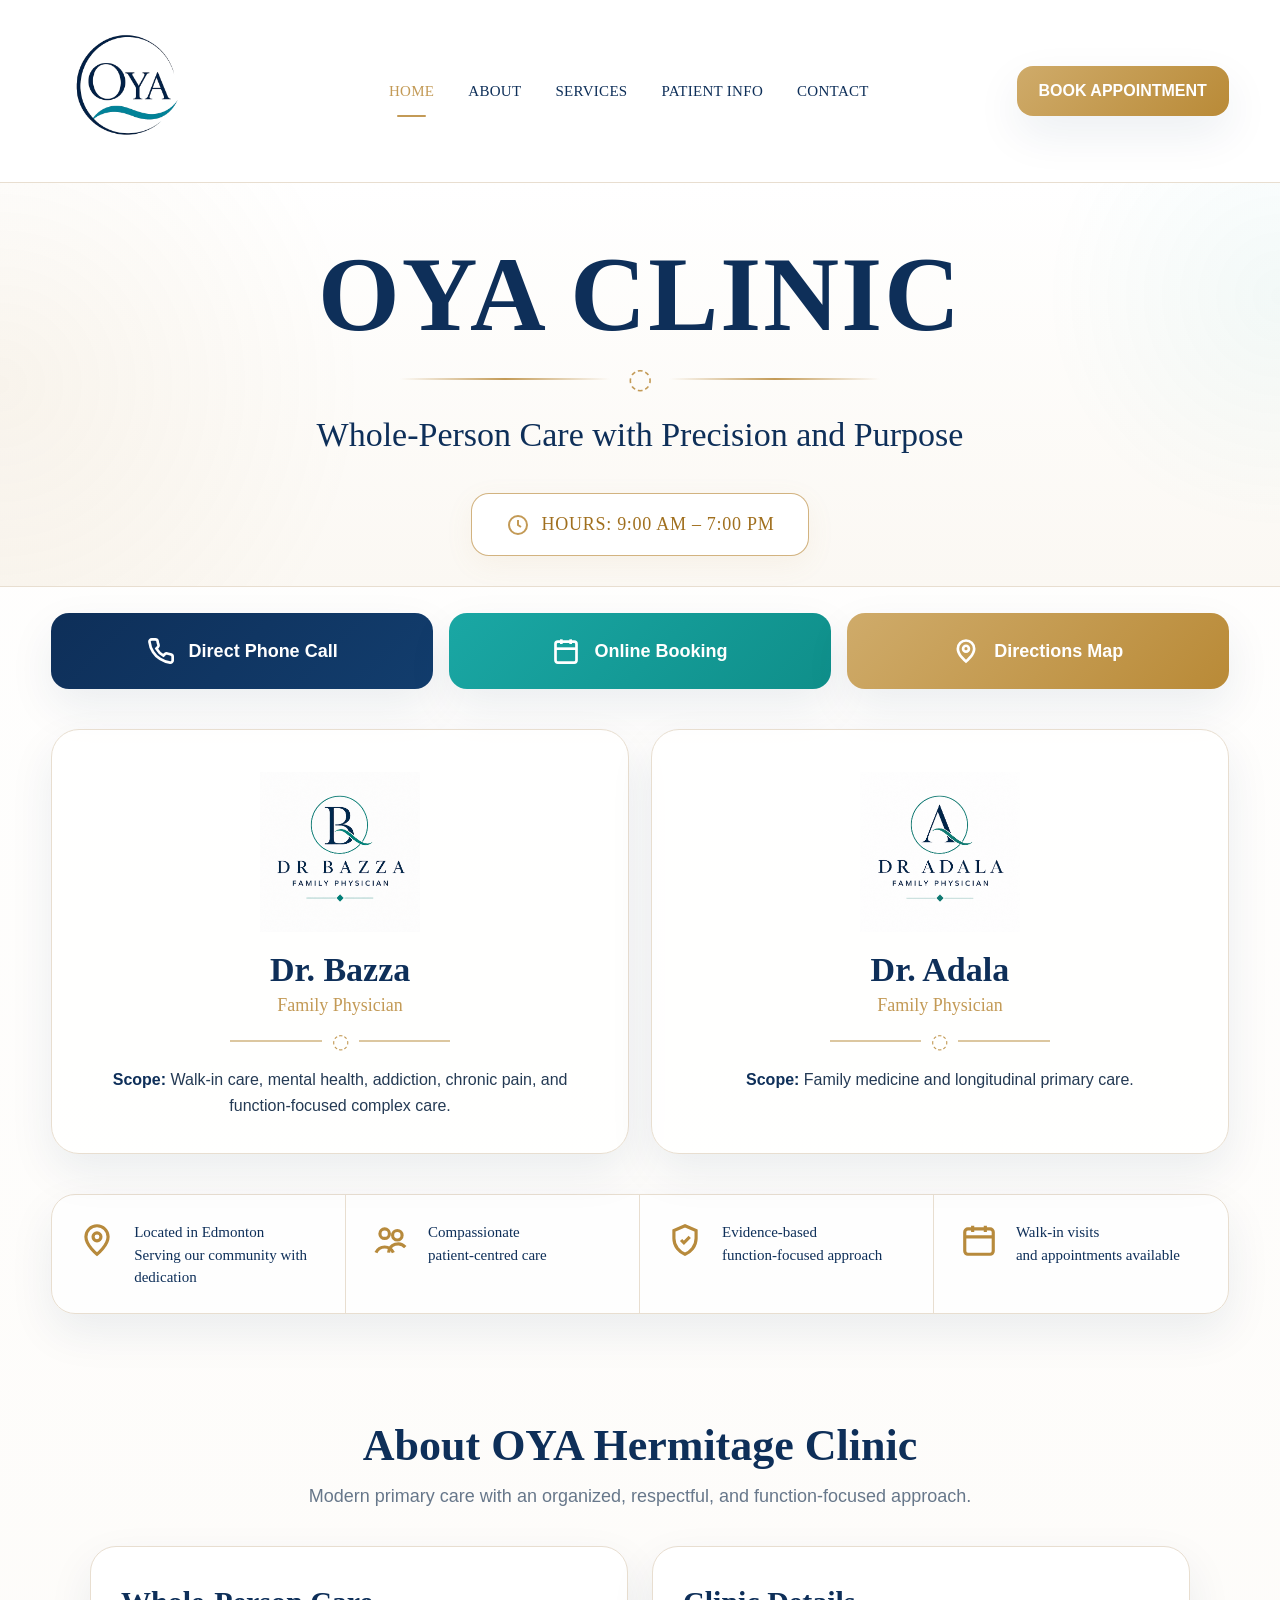
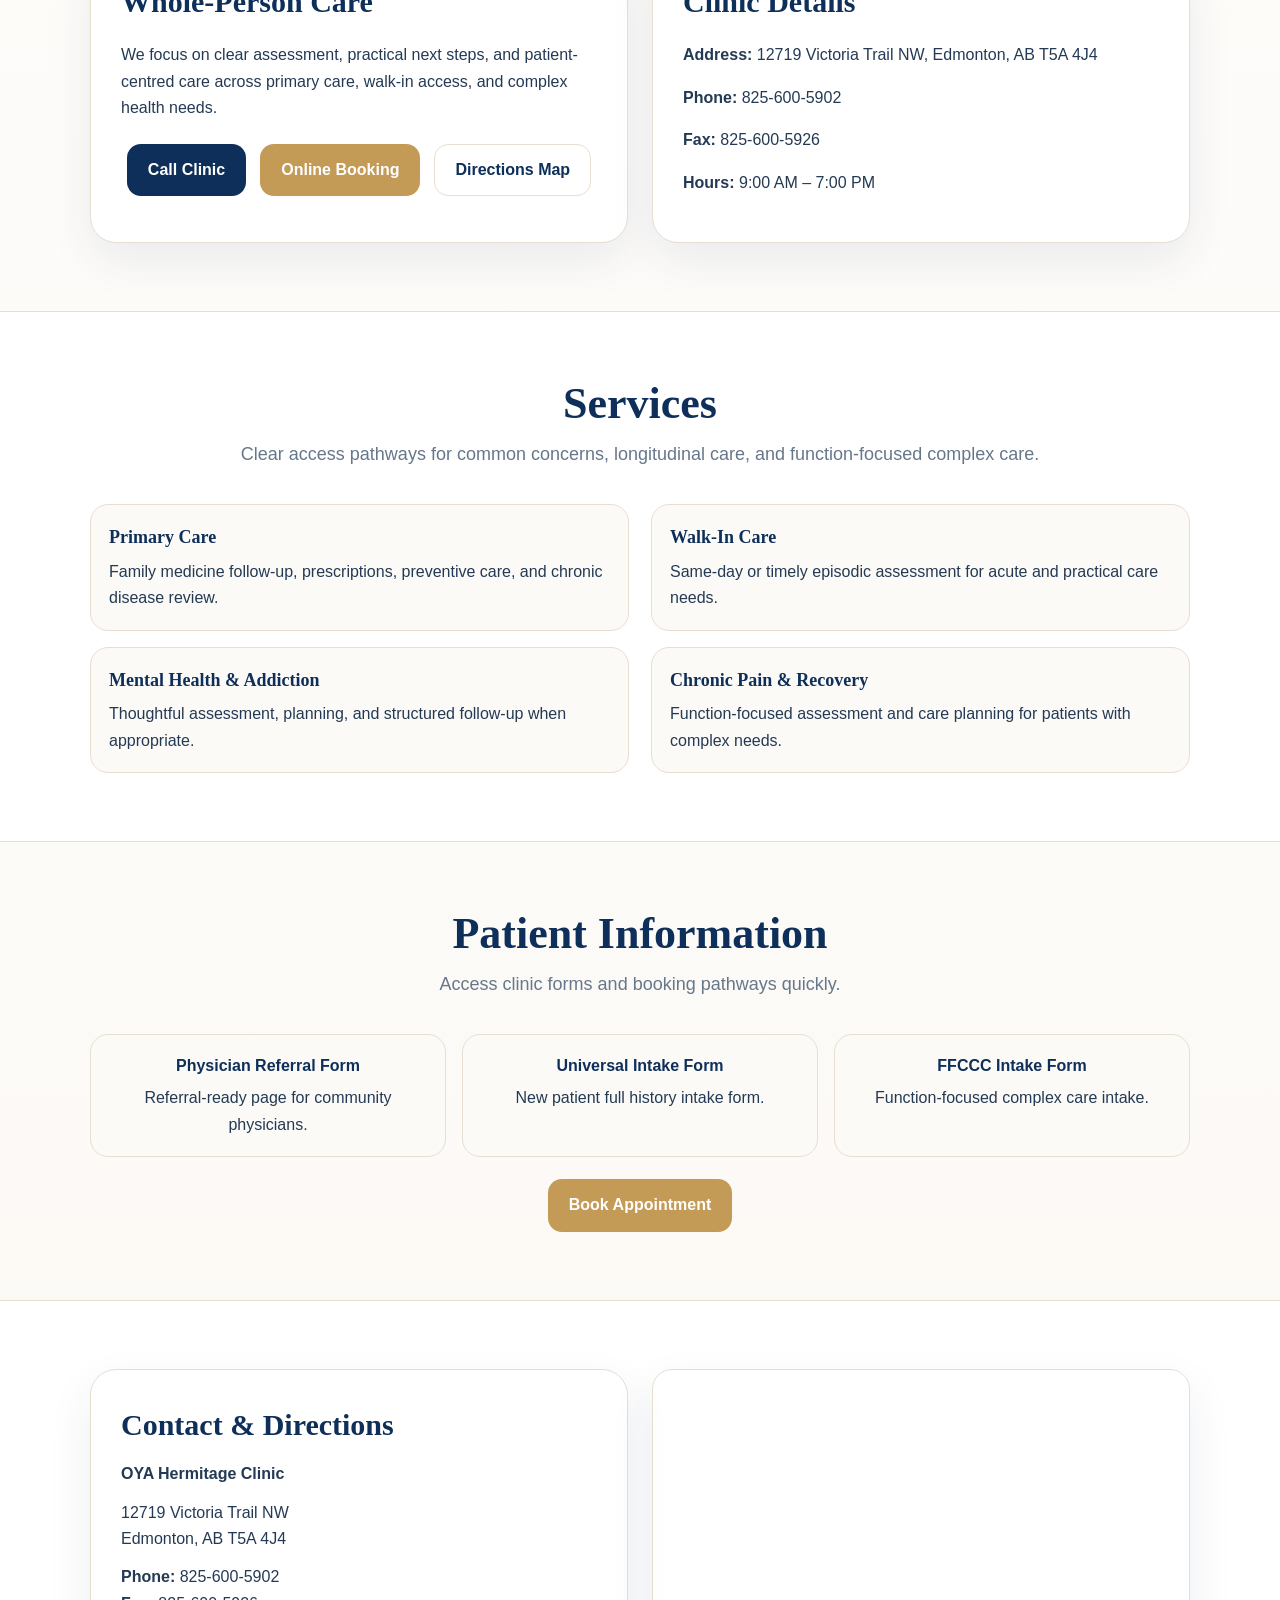
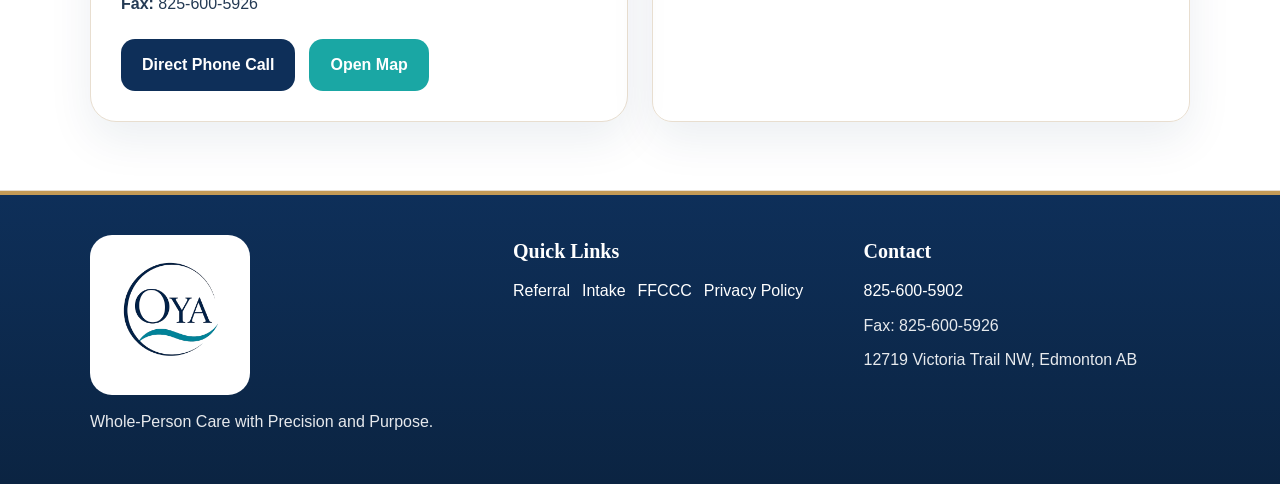
<file: index.html>
<!DOCTYPE html>
<html lang="en">
<head>
  <meta charset="UTF-8">
  <meta name="viewport" content="width=device-width, initial-scale=1.0">
  <title>OYA Clinic | Whole-Person Care with Precision and Purpose</title>
  <meta name="description" content="OYA Hermitage Clinic in Edmonton. Whole-person care with precision and purpose. Online booking, directions, physician referral, intake forms, and modern primary care.">
  <link rel="stylesheet" href="styles.css">
  <link rel="icon" href="favicon.png">

  <!-- Google Tag Manager -->
  <script>
  (function(w,d,s,l,i){w[l]=w[l]||[];w[l].push({'gtm.start':
  new Date().getTime(),event:'gtm.js'});var f=d.getElementsByTagName(s)[0],
  j=d.createElement(s),dl=l!='dataLayer'?'&l='+l:'';j.async=true;j.src=
  'https://www.googletagmanager.com/gtm.js?id='+i+dl;
  f.parentNode.insertBefore(j,f);
  })(window,document,'script','dataLayer','GTM-MSTXFSRT');
  </script>
  <!-- End Google Tag Manager -->

</head>

<body>
  <!-- Google Tag Manager (noscript) -->
  <noscript><iframe src="https://www.googletagmanager.com/ns.html?id=GTM-MSTXFSRT"
  height="0" width="0" style="display:none;visibility:hidden"></iframe></noscript>
  <!-- End Google Tag Manager (noscript) -->

  <header class="site-header">
    <div class="container header-row">
      <a href="index.html" aria-label="OYA Clinic home"><img src="oya-logo.png" alt="OYA Clinic logo" class="header-logo"></a>
      <nav class="nav" aria-label="Primary navigation">
        <a href="#top" class="active">HOME</a>
        <a href="#about">ABOUT</a>
        <a href="#services">SERVICES</a>
        <a href="#patient-info">PATIENT INFO</a>
        <a href="#contact">CONTACT</a>
      </nav>
      <a class="header-cta" href="https://cloud.healthquest.ca:45277/onlinebooking" target="_blank" rel="noopener">BOOK APPOINTMENT</a>
    </div>
  </header>

  <main id="top">
    <section class="hero">
      <div class="container">
        <h1 class="hero-title">OYA CLINIC</h1>
        <div class="title-divider"><span>◌</span></div>
        <p class="hero-subtitle">Whole-Person Care with Precision and Purpose</p>

        <div class="hours-pill" aria-label="Clinic hours">
          <svg viewBox="0 0 24 24"><circle cx="12" cy="12" r="9"></circle><path d="M12 7v5l3 2"></path></svg>
          <span>HOURS: 9:00 AM – 7:00 PM</span>
        </div>
      </div>
    </section>

    <section class="main-actions">
      <div class="container action-grid">
        <a class="action-card phone" href="tel:8256005902" aria-label="Call clinic">
          <svg viewBox="0 0 24 24"><path d="M22 16.9v3a2 2 0 0 1-2.2 2 19.8 19.8 0 0 1-8.6-3.1 19.5 19.5 0 0 1-6-6A19.8 19.8 0 0 1 2.1 4.2 2 2 0 0 1 4.1 2h3a2 2 0 0 1 2 1.7c.1 1 .4 2 .7 2.8a2 2 0 0 1-.4 2.1L8.1 9.9a16 16 0 0 0 6 6l1.3-1.3a2 2 0 0 1 2.1-.4c.9.3 1.8.6 2.8.7a2 2 0 0 1 1.7 2Z"></path></svg>
          Direct Phone Call
        </a>
        <a class="action-card book" href="https://cloud.healthquest.ca:45277/onlinebooking" target="_blank" rel="noopener" aria-label="Book appointment online">
          <svg viewBox="0 0 24 24"><rect x="3" y="4" width="18" height="18" rx="2"></rect><path d="M16 2v4"></path><path d="M8 2v4"></path><path d="M3 10h18"></path></svg>
          Online Booking
        </a>
        <a class="action-card map" href="https://www.google.com/maps/search/?api=1&query=12719%20Victoria%20Trail%20NW%20Edmonton%20AB%20T5A%204J4" target="_blank" rel="noopener" aria-label="Open directions map">
          <svg viewBox="0 0 24 24"><path d="M12 21s7-5.5 7-11a7 7 0 1 0-14 0c0 5.5 7 11 7 11Z"></path><circle cx="12" cy="10" r="2.5"></circle></svg>
          Directions Map
        </a>
      </div>
    </section>

    <section class="physician-band">
      <div class="container physician-grid">
        <article class="physician-card">
          <div class="logo-panel">
            <img src="dr-bazza-logo.png" alt="Dr. Bazza logo">
          </div>
          <div class="physician-copy">
            <h3>Dr. Bazza</h3>
            <div class="role">Family Physician</div>
            <div class="leaf-divider"><span>◌</span></div>
            <p class="scope-line"><strong>Scope:</strong> Walk-in care, mental health, addiction, chronic pain, and function-focused complex care.</p>
          </div>
        </article>

        <article class="physician-card">
          <div class="logo-panel">
            <img src="dr-adala-logo.png" alt="Dr. Adala logo">
          </div>
          <div class="physician-copy">
            <h3>Dr. Adala</h3>
            <div class="role">Family Physician</div>
            <div class="leaf-divider"><span>◌</span></div>
            <p class="scope-line"><strong>Scope:</strong> Family medicine and longitudinal primary care.</p>
          </div>
        </article>
      </div>
    </section>

    <section class="mini-ribbon">
      <div class="container mini-grid">
        <div class="mini-item">
          <div class="mini-icon"><svg viewBox="0 0 24 24"><path d="M12 21s7-5.5 7-11a7 7 0 1 0-14 0c0 5.5 7 11 7 11Z"></path><circle cx="12" cy="10" r="2.5"></circle></svg></div>
          <div class="mini-copy">Located in Edmonton<br>Serving our community with dedication</div>
        </div>
        <div class="mini-item">
          <div class="mini-icon"><svg viewBox="0 0 24 24"><path d="M8 11a3 3 0 1 0 0-6 3 3 0 0 0 0 6Z"></path><path d="M16 12a3 3 0 1 0 0-6 3 3 0 0 0 0 6Z"></path><path d="M2.5 20a6 6 0 0 1 11 0"></path><path d="M10.5 20A6 6 0 0 1 21 16.5"></path></svg></div>
          <div class="mini-copy">Compassionate<br>patient-centred care</div>
        </div>
        <div class="mini-item">
          <div class="mini-icon"><svg viewBox="0 0 24 24"><path d="M12 3l7 3v5c0 5-3.5 8.5-7 10-3.5-1.5-7-5-7-10V6l7-3Z"></path><path d="m9.5 12 1.8 1.8L15 10"></path></svg></div>
          <div class="mini-copy">Evidence-based<br>function-focused approach</div>
        </div>
        <div class="mini-item">
          <div class="mini-icon"><svg viewBox="0 0 24 24"><rect x="3" y="5" width="18" height="16" rx="2"></rect><path d="M16 3v4"></path><path d="M8 3v4"></path><path d="M3 10h18"></path></svg></div>
          <div class="mini-copy">Walk-in visits<br>and appointments available</div>
        </div>
      </div>
    </section>

    <section class="section" id="about">
      <div class="small-container">
        <div class="section-title">
          <h2>About OYA Hermitage Clinic</h2>
          <p>Modern primary care with an organized, respectful, and function-focused approach.</p>
        </div>
        <div class="info-grid">
          <article class="panel">
            <h3>Whole-Person Care</h3>
            <p>We focus on clear assessment, practical next steps, and patient-centred care across primary care, walk-in access, and complex health needs.</p>
            <div class="cta-row">
              <a class="btn btn-primary" href="tel:8256005902">Call Clinic</a>
              <a class="btn btn-gold" href="https://cloud.healthquest.ca:45277/onlinebooking" target="_blank" rel="noopener">Online Booking</a>
              <a class="btn btn-outline" href="https://www.google.com/maps/search/?api=1&query=12719%20Victoria%20Trail%20NW%20Edmonton%20AB%20T5A%204J4" target="_blank" rel="noopener">Directions Map</a>
            </div>
          </article>
          <article class="panel">
            <h3>Clinic Details</h3>
            <p><strong>Address:</strong> 12719 Victoria Trail NW, Edmonton, AB T5A 4J4</p>
            <p><strong>Phone:</strong> <a href="tel:8256005902">825-600-5902</a></p>
            <p><strong>Fax:</strong> 825-600-5926</p>
            <p><strong>Hours:</strong> 9:00 AM – 7:00 PM</p>
          </article>
        </div>
      </div>
    </section>

    <section class="section alt" id="services">
      <div class="small-container">
        <div class="section-title">
          <h2>Services</h2>
          <p>Clear access pathways for common concerns, longitudinal care, and function-focused complex care.</p>
        </div>
        <div class="service-list">
          <div class="service-box"><strong>Primary Care</strong>Family medicine follow-up, prescriptions, preventive care, and chronic disease review.</div>
          <div class="service-box"><strong>Walk-In Care</strong>Same-day or timely episodic assessment for acute and practical care needs.</div>
          <div class="service-box"><strong>Mental Health & Addiction</strong>Thoughtful assessment, planning, and structured follow-up when appropriate.</div>
          <div class="service-box"><strong>Chronic Pain & Recovery</strong>Function-focused assessment and care planning for patients with complex needs.</div>
        </div>
      </div>
    </section>

    <section class="section" id="patient-info">
      <div class="small-container">
        <div class="section-title">
          <h2>Patient Information</h2>
          <p>Access clinic forms and booking pathways quickly.</p>
        </div>
        <div class="info-links">
          <a class="info-link" href="referral.html"><strong>Physician Referral Form</strong>Referral-ready page for community physicians.</a>
          <a class="info-link" href="intake.html"><strong>Universal Intake Form</strong>New patient full history intake form.</a>
          <a class="info-link" href="ffccc-intake.html"><strong>FFCCC Intake Form</strong>Function-focused complex care intake.</a>
        </div>
        <div class="cta-row">
          <a class="btn btn-gold" href="https://cloud.healthquest.ca:45277/onlinebooking" target="_blank" rel="noopener">Book Appointment</a>
        </div>
      </div>
    </section>

    <section class="section alt" id="contact">
      <div class="small-container info-grid">
        <article class="panel contact-box">
          <h3>Contact & Directions</h3>
          <p><strong>OYA Hermitage Clinic</strong></p>
          <p>12719 Victoria Trail NW<br>Edmonton, AB T5A 4J4</p>
          <p><strong>Phone:</strong> <a href="tel:8256005902">825-600-5902</a><br><strong>Fax:</strong> 825-600-5926</p>
          <div class="cta-row" style="justify-content:flex-start">
            <a class="btn btn-primary" href="tel:8256005902">Direct Phone Call</a>
            <a class="btn btn-teal" href="https://www.google.com/maps/search/?api=1&query=12719%20Victoria%20Trail%20NW%20Edmonton%20AB%20T5A%204J4" target="_blank" rel="noopener">Open Map</a>
          </div>
        </article>
        <div class="map-frame">
          <iframe src="https://www.google.com/maps?q=12719%20Victoria%20Trail%20NW%20Edmonton%20AB%20T5A%204J4&output=embed" loading="lazy" title="Clinic location map"></iframe>
        </div>
      </div>
    </section>
  </main>

  <footer class="footer">
    <div class="small-container footer-grid">
      <div>
        <img src="oya-logo.png" alt="OYA Clinic logo" class="footer-logo">
        <p style="margin-top:14px">Whole-Person Care with Precision and Purpose.</p>
      </div>
      <div>
        <h4>Quick Links</h4>
        <div class="helper-links">
          <a href="referral.html">Referral</a>
          <a href="intake.html">Intake</a>
          <a href="ffccc-intake.html">FFCCC</a>
          <a href="privacy.html">Privacy Policy</a>
        </div>
      </div>
      <div>
        <h4>Contact</h4>
        <p><a href="tel:8256005902">825-600-5902</a></p>
        <p>Fax: 825-600-5926</p>
        <p>12719 Victoria Trail NW, Edmonton AB</p>
      </div>
    </div>
  </footer>
</body>
</html>
</file>
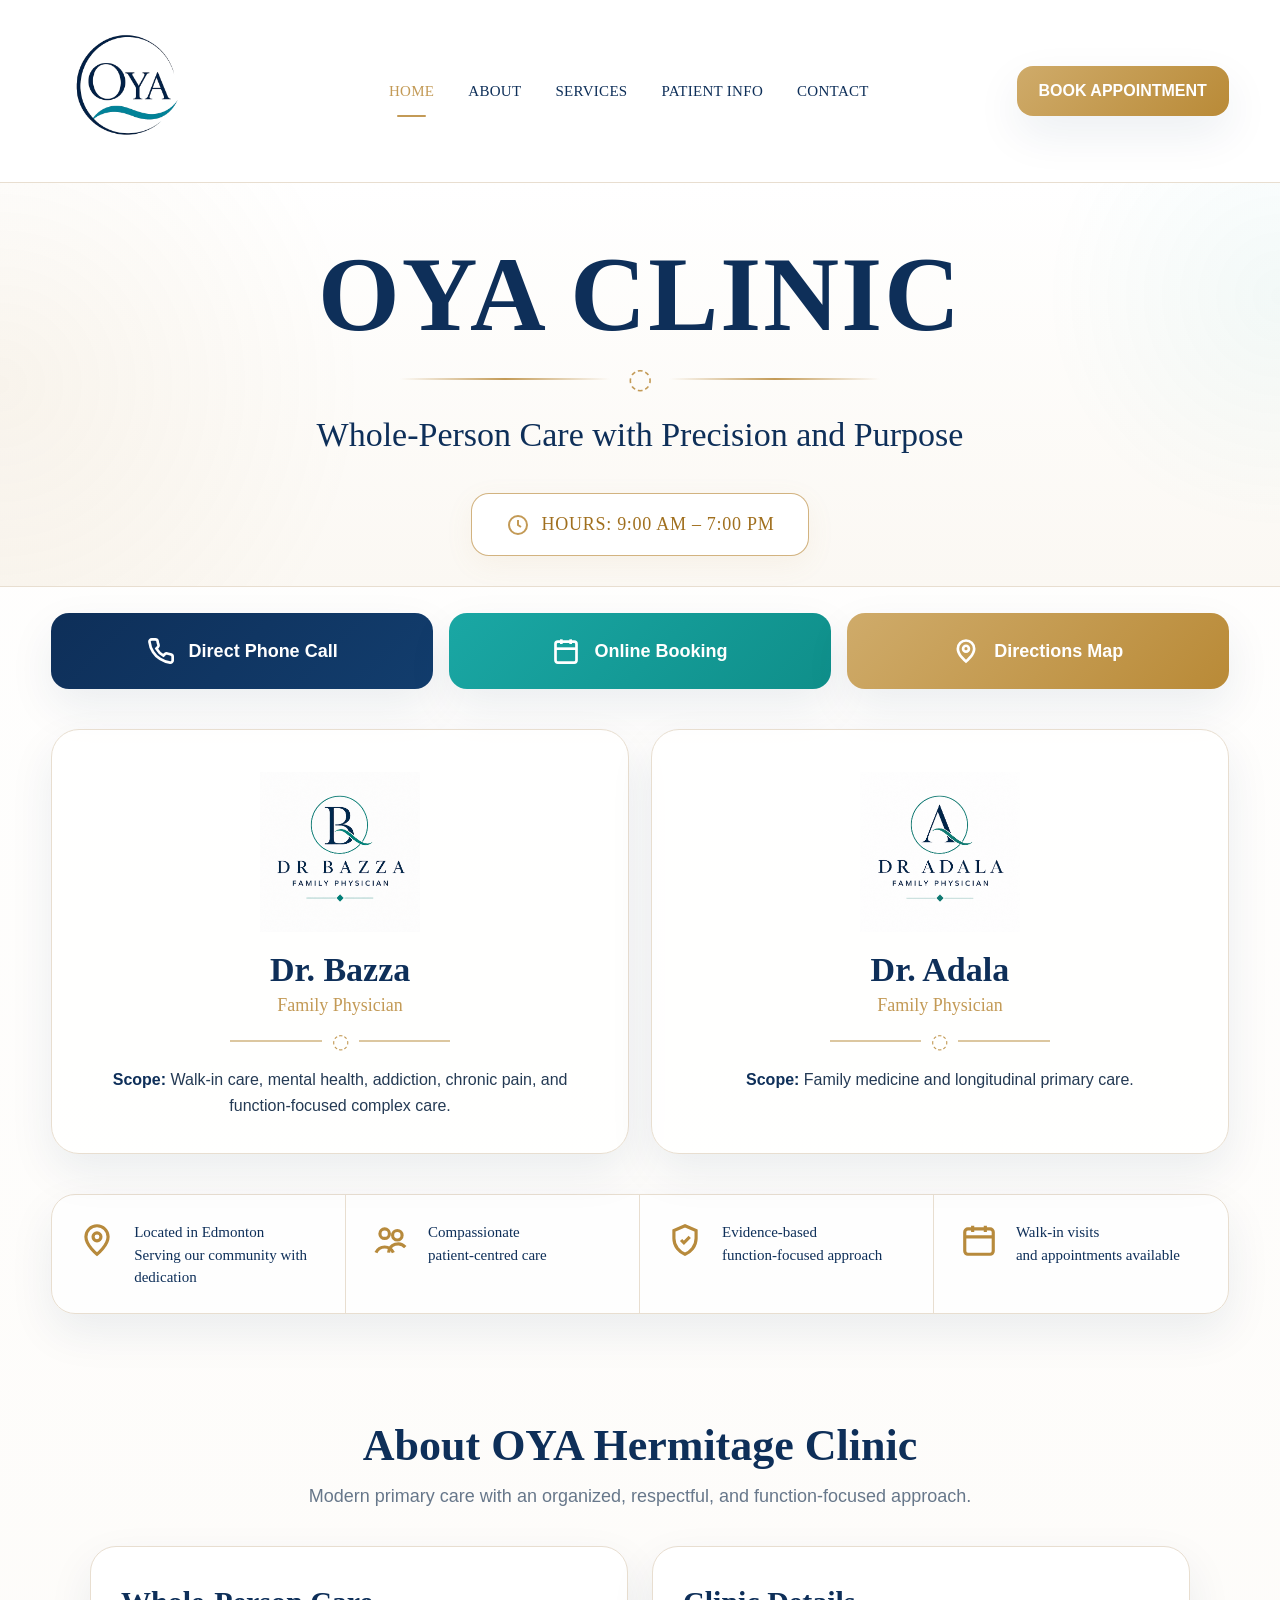
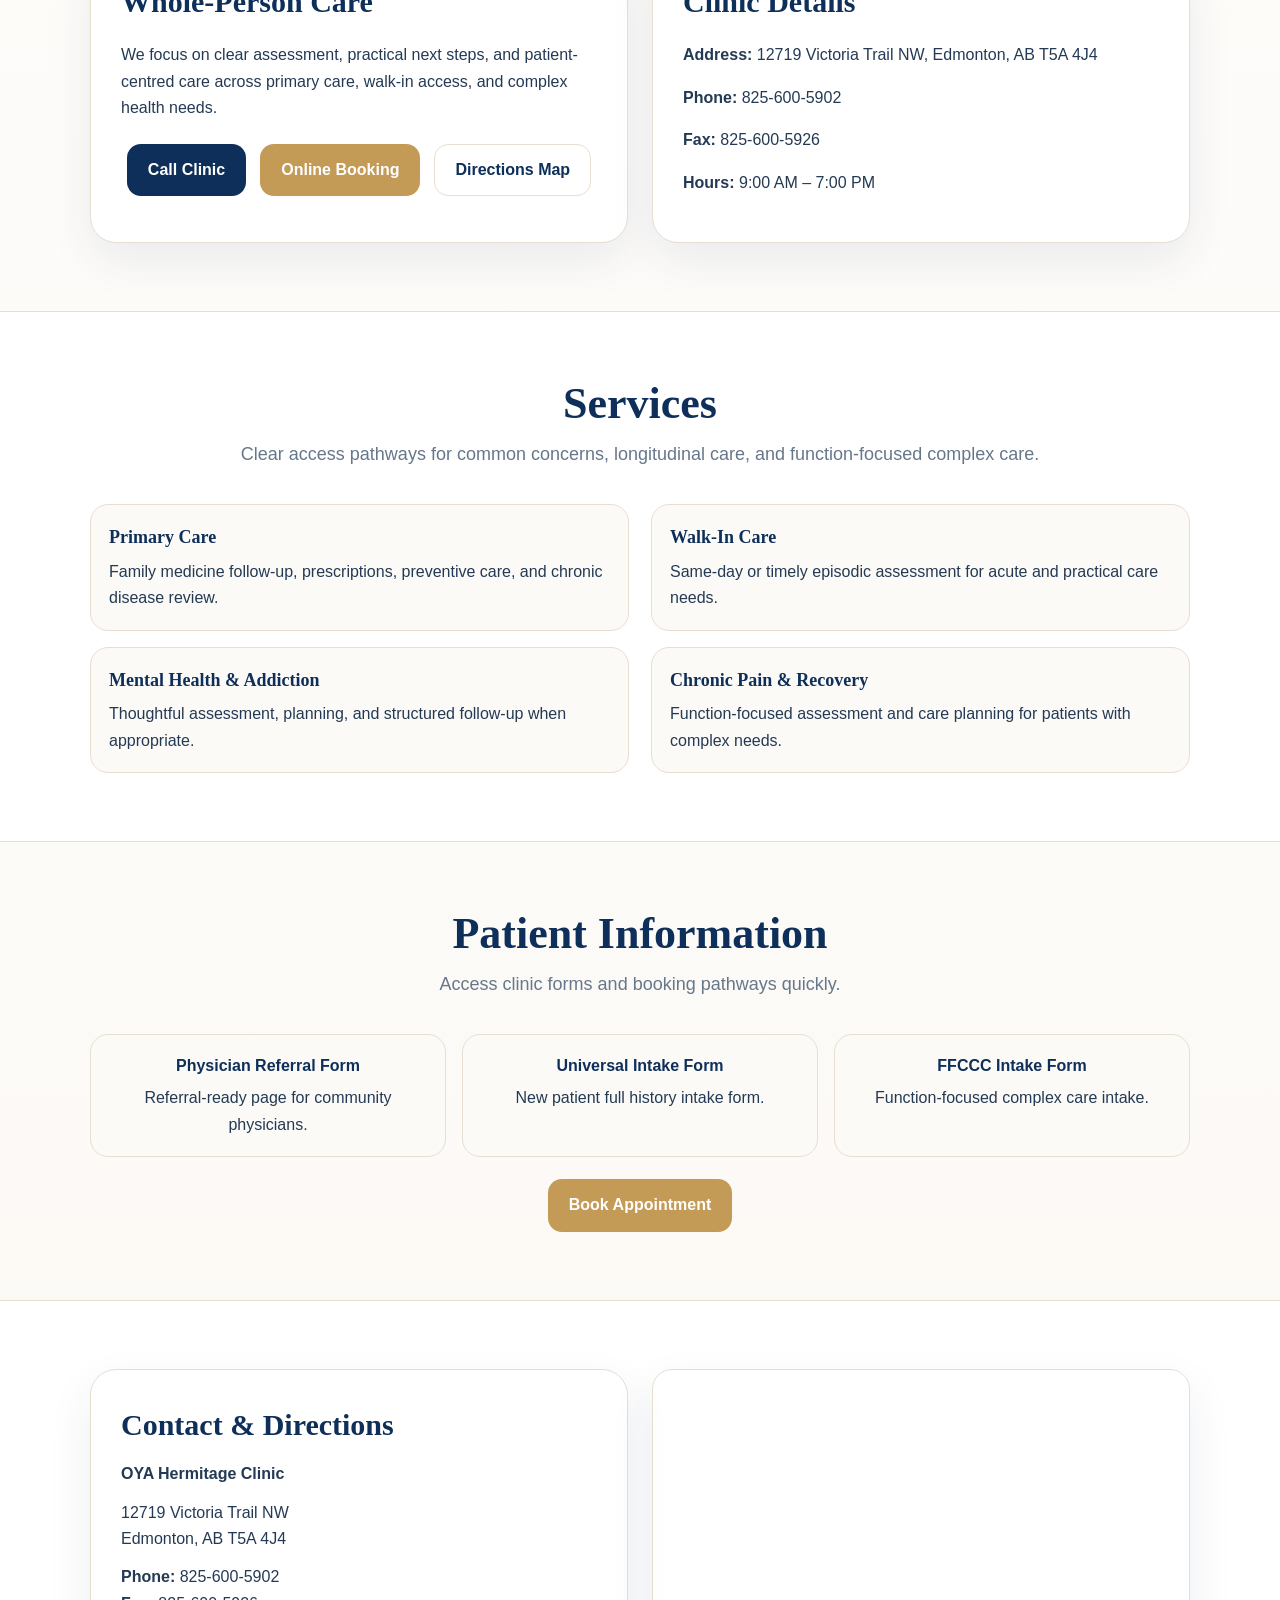
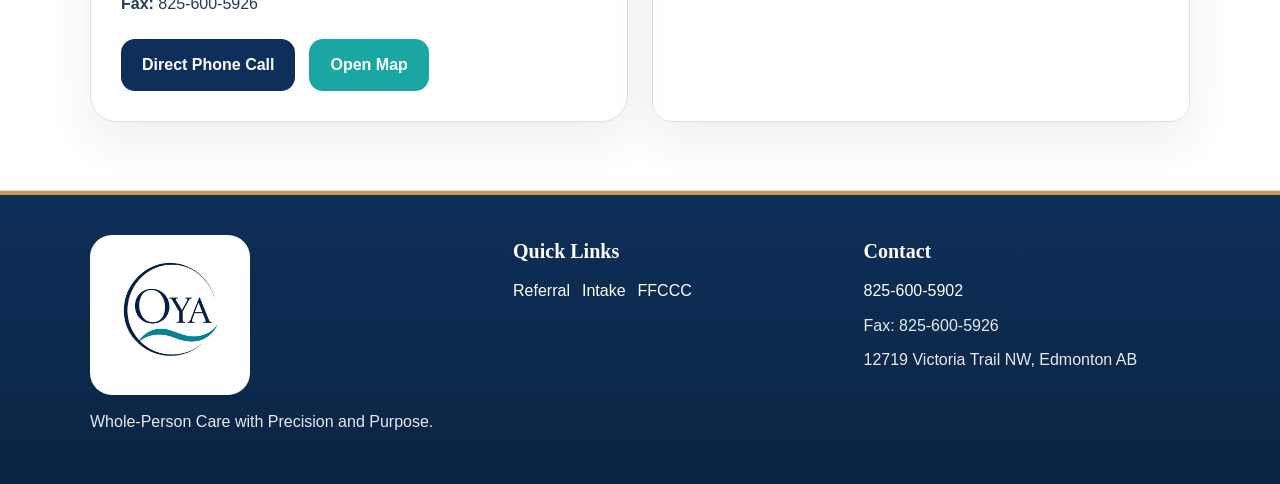
<file: 12.html>
<!DOCTYPE html>
<html lang="en">
<head>
  <meta charset="UTF-8">
  <meta name="viewport" content="width=device-width, initial-scale=1.0">
  <title>OYA Clinic | Whole-Person Care with Precision and Purpose</title>
  <meta name="description" content="OYA Hermitage Clinic in Edmonton. Whole-person care with precision and purpose. Online booking, directions, physician referral, intake forms, and modern primary care.">
  <link rel="stylesheet" href="styles.css">
  <link rel="icon" href="favicon.png">
</head>
<body>
  <header class="site-header">
    <div class="container header-row">
      <a href="index.html" aria-label="OYA Clinic home"><img src="oya-logo.png" alt="OYA Clinic logo" class="header-logo"></a>
      <nav class="nav" aria-label="Primary navigation">
        <a href="#top" class="active">HOME</a>
        <a href="#about">ABOUT</a>
        <a href="#services">SERVICES</a>
        <a href="#patient-info">PATIENT INFO</a>
        <a href="#contact">CONTACT</a>
      </nav>
      <a class="header-cta" href="https://cloud.healthquest.ca:45277/onlinebooking" target="_blank" rel="noopener">BOOK APPOINTMENT</a>
    </div>
  </header>

  <main id="top">
    <section class="hero">
      <div class="container">
        <h1 class="hero-title">OYA CLINIC</h1>
        <div class="title-divider"><span>◌</span></div>
        <p class="hero-subtitle">Whole-Person Care with Precision and Purpose</p>

        <div class="hours-pill" aria-label="Clinic hours">
          <svg viewBox="0 0 24 24"><circle cx="12" cy="12" r="9"></circle><path d="M12 7v5l3 2"></path></svg>
          <span>HOURS: 9:00 AM – 7:00 PM</span>
        </div>
      </div>
    </section>

    <section class="main-actions">
      <div class="container action-grid">
        <a class="action-card phone" href="tel:8256005902" aria-label="Call clinic">
          <svg viewBox="0 0 24 24"><path d="M22 16.9v3a2 2 0 0 1-2.2 2 19.8 19.8 0 0 1-8.6-3.1 19.5 19.5 0 0 1-6-6A19.8 19.8 0 0 1 2.1 4.2 2 2 0 0 1 4.1 2h3a2 2 0 0 1 2 1.7c.1 1 .4 2 .7 2.8a2 2 0 0 1-.4 2.1L8.1 9.9a16 16 0 0 0 6 6l1.3-1.3a2 2 0 0 1 2.1-.4c.9.3 1.8.6 2.8.7a2 2 0 0 1 1.7 2Z"></path></svg>
          Direct Phone Call
        </a>
        <a class="action-card book" href="https://cloud.healthquest.ca:45277/onlinebooking" target="_blank" rel="noopener" aria-label="Book appointment online">
          <svg viewBox="0 0 24 24"><rect x="3" y="4" width="18" height="18" rx="2"></rect><path d="M16 2v4"></path><path d="M8 2v4"></path><path d="M3 10h18"></path></svg>
          Online Booking
        </a>
        <a class="action-card map" href="https://www.google.com/maps/search/?api=1&query=12719%20Victoria%20Trail%20NW%20Edmonton%20AB%20T5A%204J4" target="_blank" rel="noopener" aria-label="Open directions map">
          <svg viewBox="0 0 24 24"><path d="M12 21s7-5.5 7-11a7 7 0 1 0-14 0c0 5.5 7 11 7 11Z"></path><circle cx="12" cy="10" r="2.5"></circle></svg>
          Directions Map
        </a>
      </div>
    </section>

    <section class="physician-band">
      <div class="container physician-grid">
        <article class="physician-card">
          <div class="logo-panel">
            <img src="dr-bazza-logo.png" alt="Dr. Bazza logo">
          </div>
          <div class="physician-copy">
            <h3>Dr. Bazza</h3>
            <div class="role">Family Physician</div>
            <div class="leaf-divider"><span>◌</span></div>
            <p class="scope-line"><strong>Scope:</strong> Walk-in care, mental health, addiction, chronic pain, and function-focused complex care.</p>
          </div>
        </article>

        <article class="physician-card">
          <div class="logo-panel">
            <img src="dr-adala-logo.png" alt="Dr. Adala logo">
          </div>
          <div class="physician-copy">
            <h3>Dr. Adala</h3>
            <div class="role">Family Physician</div>
            <div class="leaf-divider"><span>◌</span></div>
            <p class="scope-line"><strong>Scope:</strong> Family medicine and longitudinal primary care.</p>
          </div>
        </article>
      </div>
    </section>

    <section class="mini-ribbon">
      <div class="container mini-grid">
        <div class="mini-item">
          <div class="mini-icon"><svg viewBox="0 0 24 24"><path d="M12 21s7-5.5 7-11a7 7 0 1 0-14 0c0 5.5 7 11 7 11Z"></path><circle cx="12" cy="10" r="2.5"></circle></svg></div>
          <div class="mini-copy">Located in Edmonton<br>Serving our community with dedication</div>
        </div>
        <div class="mini-item">
          <div class="mini-icon"><svg viewBox="0 0 24 24"><path d="M8 11a3 3 0 1 0 0-6 3 3 0 0 0 0 6Z"></path><path d="M16 12a3 3 0 1 0 0-6 3 3 0 0 0 0 6Z"></path><path d="M2.5 20a6 6 0 0 1 11 0"></path><path d="M10.5 20A6 6 0 0 1 21 16.5"></path></svg></div>
          <div class="mini-copy">Compassionate<br>patient-centred care</div>
        </div>
        <div class="mini-item">
          <div class="mini-icon"><svg viewBox="0 0 24 24"><path d="M12 3l7 3v5c0 5-3.5 8.5-7 10-3.5-1.5-7-5-7-10V6l7-3Z"></path><path d="m9.5 12 1.8 1.8L15 10"></path></svg></div>
          <div class="mini-copy">Evidence-based<br>function-focused approach</div>
        </div>
        <div class="mini-item">
          <div class="mini-icon"><svg viewBox="0 0 24 24"><rect x="3" y="5" width="18" height="16" rx="2"></rect><path d="M16 3v4"></path><path d="M8 3v4"></path><path d="M3 10h18"></path></svg></div>
          <div class="mini-copy">Walk-in visits<br>and appointments available</div>
        </div>
      </div>
    </section>

    <section class="section" id="about">
      <div class="small-container">
        <div class="section-title">
          <h2>About OYA Hermitage Clinic</h2>
          <p>Modern primary care with an organized, respectful, and function-focused approach.</p>
        </div>
        <div class="info-grid">
          <article class="panel">
            <h3>Whole-Person Care</h3>
            <p>We focus on clear assessment, practical next steps, and patient-centred care across primary care, walk-in access, and complex health needs.</p>
            <div class="cta-row">
              <a class="btn btn-primary" href="tel:8256005902">Call Clinic</a>
              <a class="btn btn-gold" href="https://cloud.healthquest.ca:45277/onlinebooking" target="_blank" rel="noopener">Online Booking</a>
              <a class="btn btn-outline" href="https://www.google.com/maps/search/?api=1&query=12719%20Victoria%20Trail%20NW%20Edmonton%20AB%20T5A%204J4" target="_blank" rel="noopener">Directions Map</a>
            </div>
          </article>
          <article class="panel">
            <h3>Clinic Details</h3>
            <p><strong>Address:</strong> 12719 Victoria Trail NW, Edmonton, AB T5A 4J4</p>
            <p><strong>Phone:</strong> <a href="tel:8256005902">825-600-5902</a></p>
            <p><strong>Fax:</strong> 825-600-5926</p>
            <p><strong>Hours:</strong> 9:00 AM – 7:00 PM</p>
          </article>
        </div>
      </div>
    </section>

    <section class="section alt" id="services">
      <div class="small-container">
        <div class="section-title">
          <h2>Services</h2>
          <p>Clear access pathways for common concerns, longitudinal care, and function-focused complex care.</p>
        </div>
        <div class="service-list">
          <div class="service-box"><strong>Primary Care</strong>Family medicine follow-up, prescriptions, preventive care, and chronic disease review.</div>
          <div class="service-box"><strong>Walk-In Care</strong>Same-day or timely episodic assessment for acute and practical care needs.</div>
          <div class="service-box"><strong>Mental Health & Addiction</strong>Thoughtful assessment, planning, and structured follow-up when appropriate.</div>
          <div class="service-box"><strong>Chronic Pain & Recovery</strong>Function-focused assessment and care planning for patients with complex needs.</div>
        </div>
      </div>
    </section>

    <section class="section" id="patient-info">
      <div class="small-container">
        <div class="section-title">
          <h2>Patient Information</h2>
          <p>Access clinic forms and booking pathways quickly.</p>
        </div>
        <div class="info-links">
          <a class="info-link" href="referral.html"><strong>Physician Referral Form</strong>Referral-ready page for community physicians.</a>
          <a class="info-link" href="intake.html"><strong>Universal Intake Form</strong>New patient full history intake form.</a>
          <a class="info-link" href="ffccc-intake.html"><strong>FFCCC Intake Form</strong>Function-focused complex care intake.</a>
        </div>
        <div class="cta-row">
          <a class="btn btn-gold" href="https://cloud.healthquest.ca:45277/onlinebooking" target="_blank" rel="noopener">Book Appointment</a>
        </div>
      </div>
    </section>

    <section class="section alt" id="contact">
      <div class="small-container info-grid">
        <article class="panel contact-box">
          <h3>Contact & Directions</h3>
          <p><strong>OYA Hermitage Clinic</strong></p>
          <p>12719 Victoria Trail NW<br>Edmonton, AB T5A 4J4</p>
          <p><strong>Phone:</strong> <a href="tel:8256005902">825-600-5902</a><br><strong>Fax:</strong> 825-600-5926</p>
          <div class="cta-row" style="justify-content:flex-start">
            <a class="btn btn-primary" href="tel:8256005902">Direct Phone Call</a>
            <a class="btn btn-teal" href="https://www.google.com/maps/search/?api=1&query=12719%20Victoria%20Trail%20NW%20Edmonton%20AB%20T5A%204J4" target="_blank" rel="noopener">Open Map</a>
          </div>
        </article>
        <div class="map-frame">
          <iframe src="https://www.google.com/maps?q=12719%20Victoria%20Trail%20NW%20Edmonton%20AB%20T5A%204J4&output=embed" loading="lazy" title="Clinic location map"></iframe>
        </div>
      </div>
    </section>
  </main>

  <footer class="footer">
    <div class="small-container footer-grid">
      <div>
        <img src="oya-logo.png" alt="OYA Clinic logo" class="footer-logo">
        <p style="margin-top:14px">Whole-Person Care with Precision and Purpose.</p>
      </div>
      <div>
        <h4>Quick Links</h4>
        <div class="helper-links">
          <a href="referral.html">Referral</a>
          <a href="intake.html">Intake</a>
          <a href="ffccc-intake.html">FFCCC</a>
        </div>
      </div>
      <div>
        <h4>Contact</h4>
        <p><a href="tel:8256005902">825-600-5902</a></p>
        <p>Fax: 825-600-5926</p>
        <p>12719 Victoria Trail NW, Edmonton AB</p>
      </div>
    </div>
  </footer>
</body>
</html>
</file>
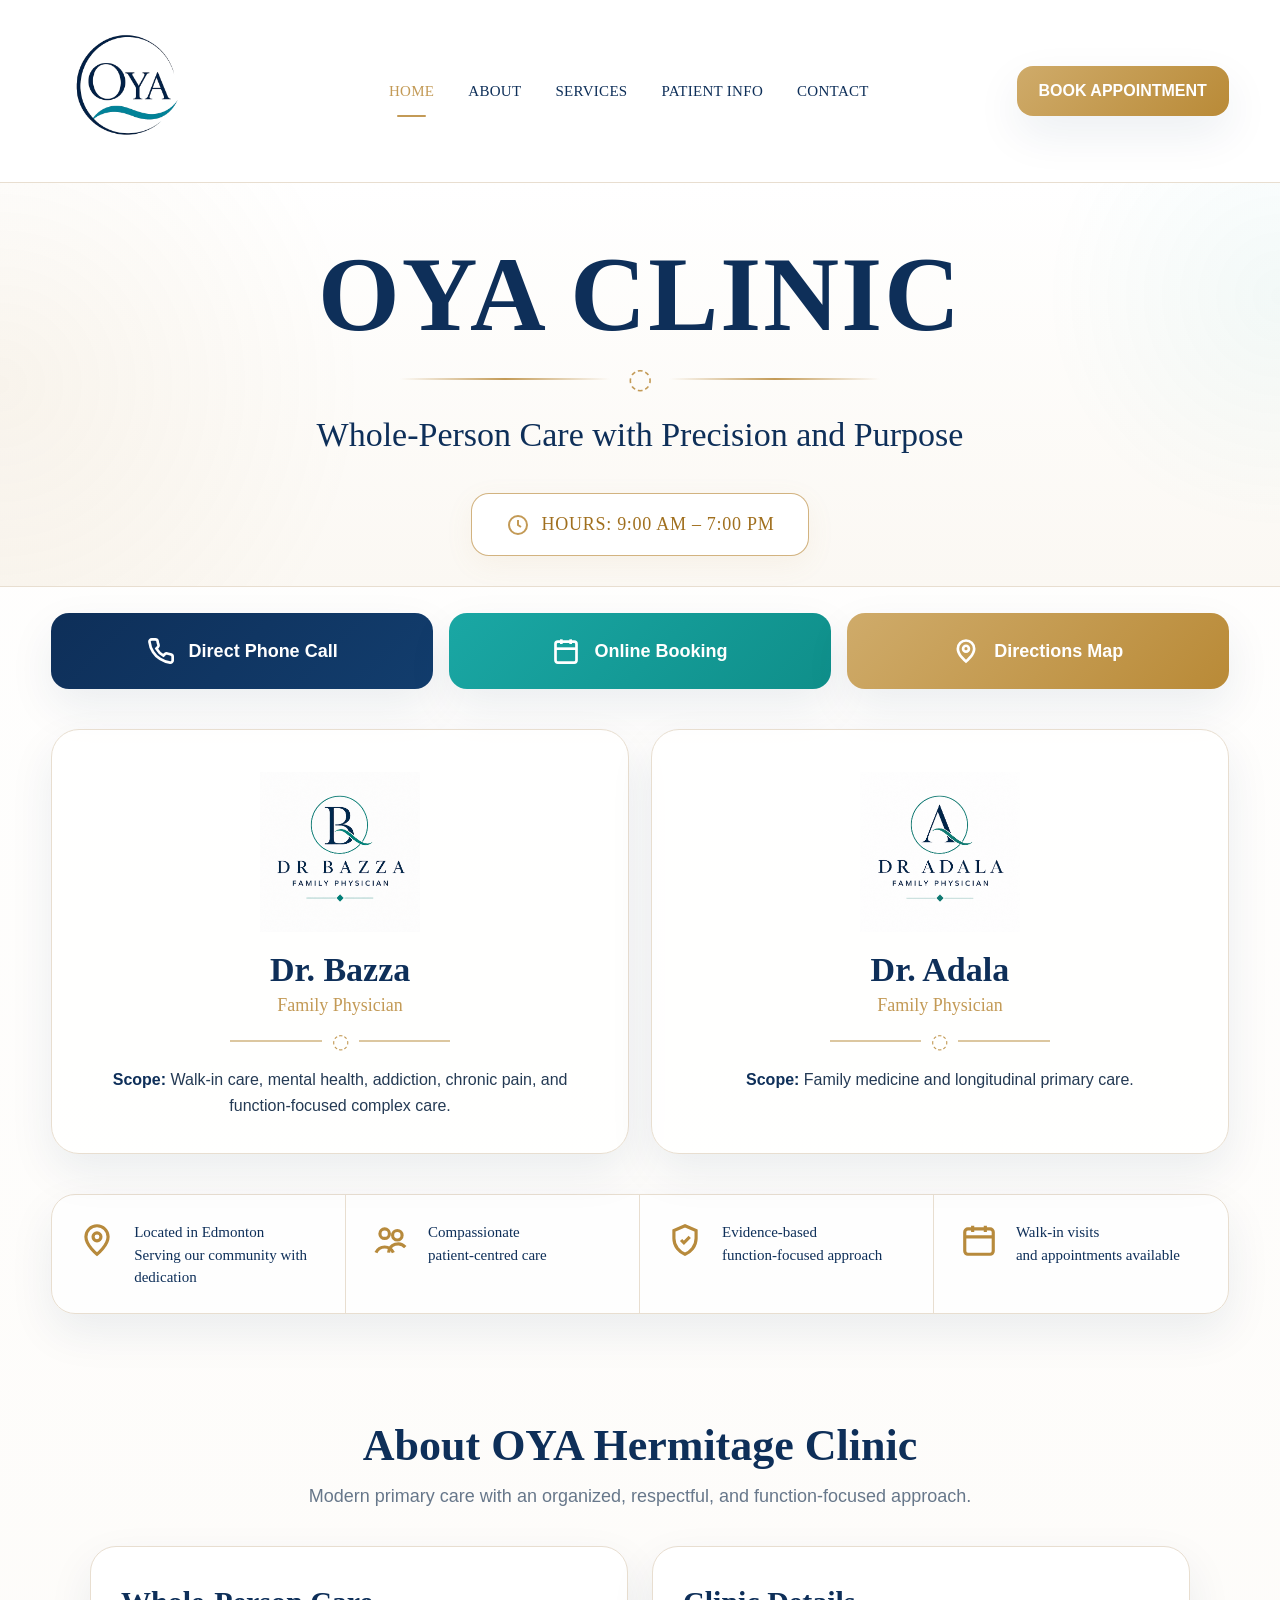
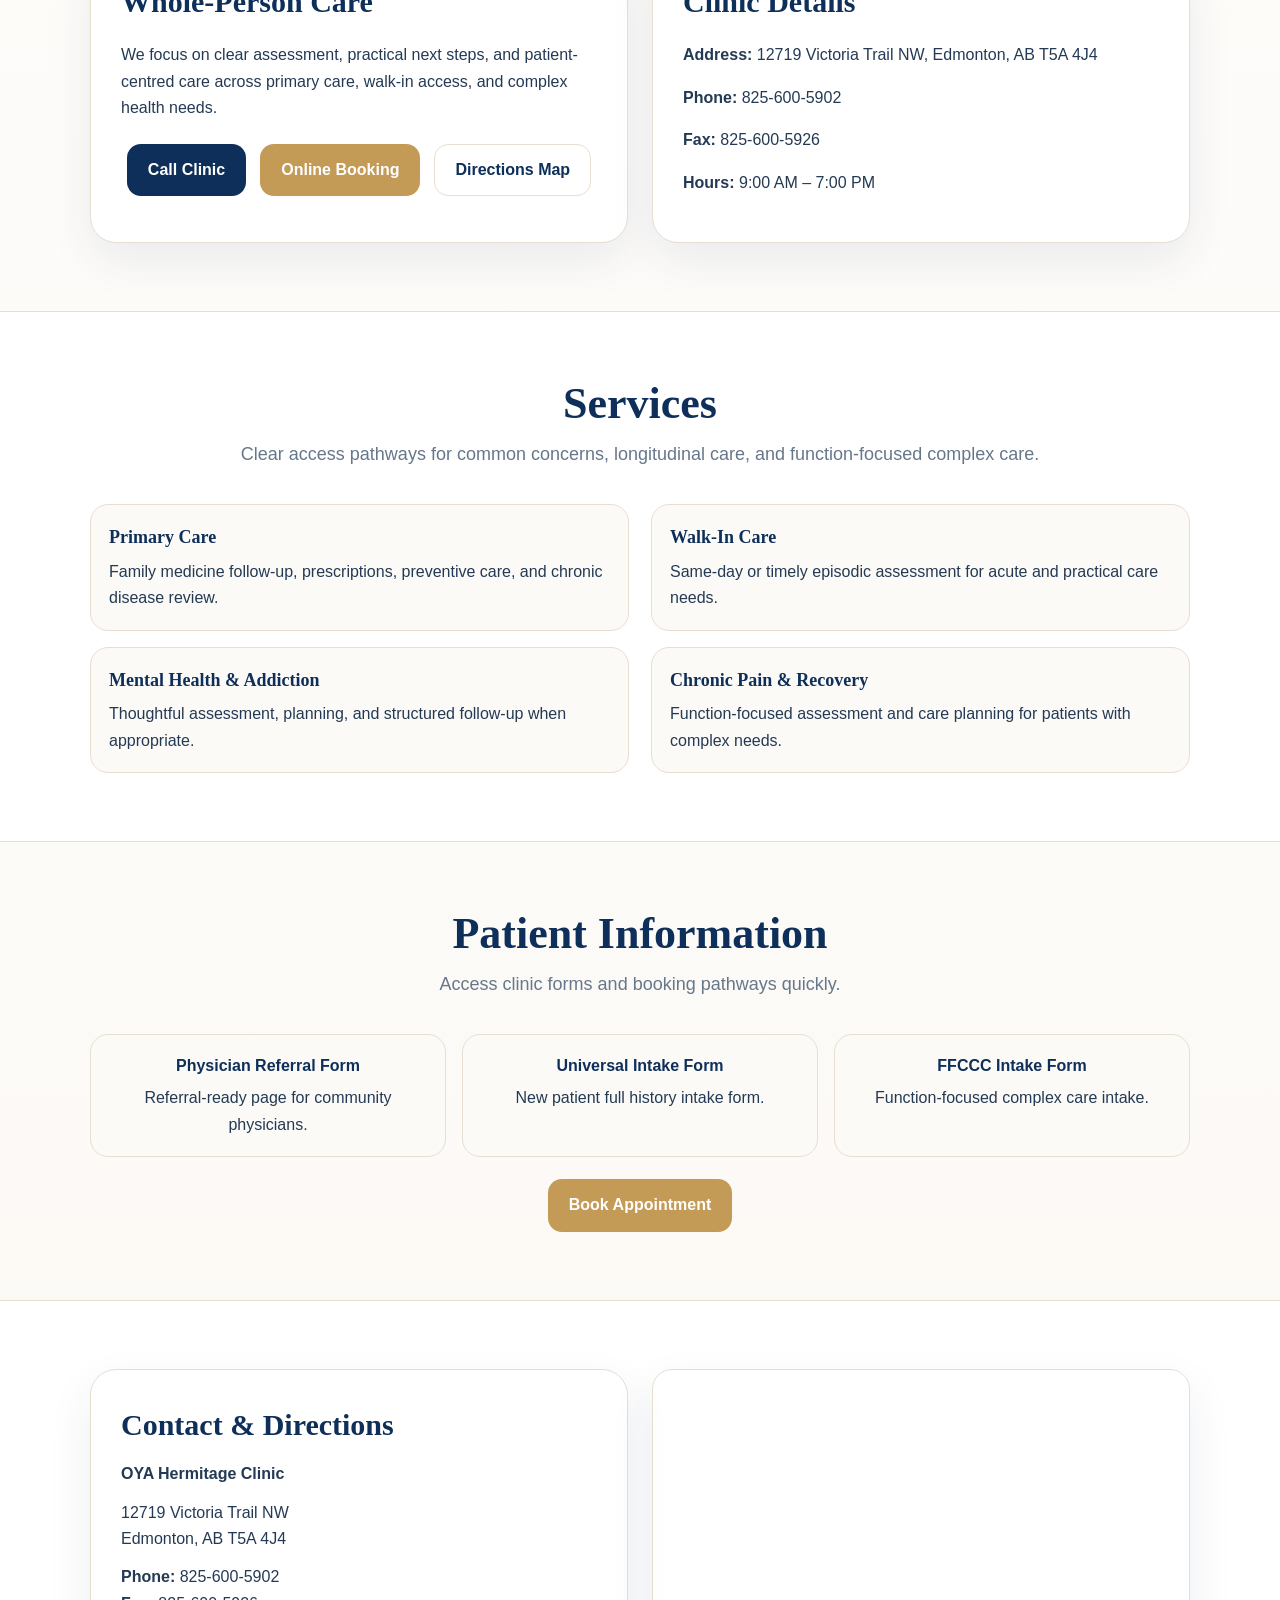
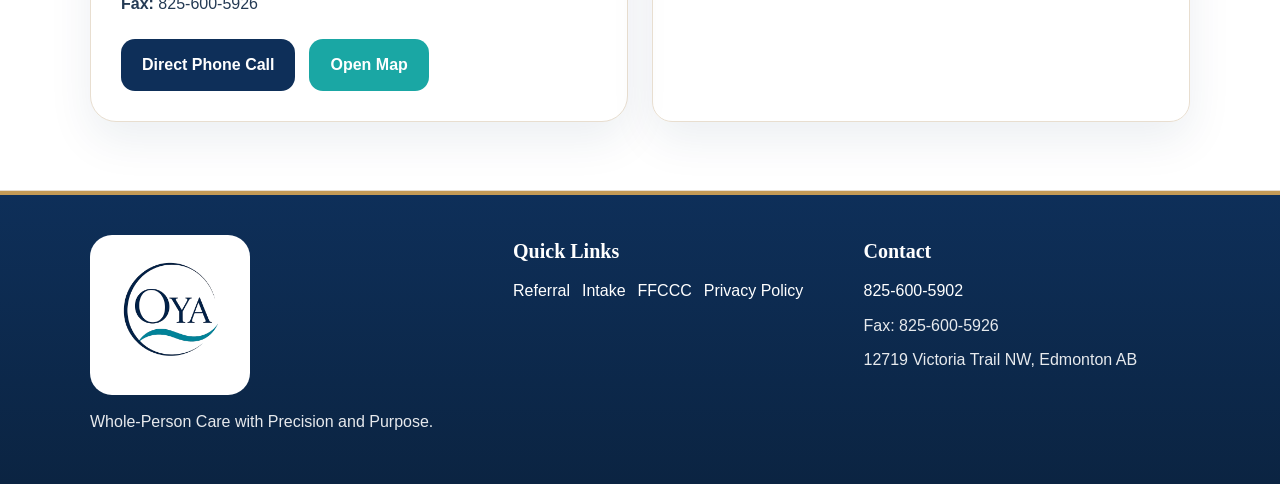
<file: index_updated.html>
<!DOCTYPE html>
<html lang="en">
<head>
  <meta charset="UTF-8">
  <meta name="viewport" content="width=device-width, initial-scale=1.0">
  <title>OYA Clinic | Whole-Person Care with Precision and Purpose</title>
  <meta name="description" content="OYA Hermitage Clinic in Edmonton. Whole-person care with precision and purpose. Online booking, directions, physician referral, intake forms, and modern primary care.">
  <link rel="stylesheet" href="styles.css">
  <link rel="icon" href="favicon.png">

  <!-- Google Tag Manager -->
  <script>
  (function(w,d,s,l,i){w[l]=w[l]||[];w[l].push({'gtm.start':
  new Date().getTime(),event:'gtm.js'});var f=d.getElementsByTagName(s)[0],
  j=d.createElement(s),dl=l!='dataLayer'?'&l='+l:'';j.async=true;j.src=
  'https://www.googletagmanager.com/gtm.js?id='+i+dl;
  f.parentNode.insertBefore(j,f);
  })(window,document,'script','dataLayer','GTM-MSTXFSRT');
  </script>
  <!-- End Google Tag Manager -->

</head>

<body>
  <!-- Google Tag Manager (noscript) -->
  <noscript><iframe src="https://www.googletagmanager.com/ns.html?id=GTM-MSTXFSRT"
  height="0" width="0" style="display:none;visibility:hidden"></iframe></noscript>
  <!-- End Google Tag Manager (noscript) -->

  <header class="site-header">
    <div class="container header-row">
      <a href="index.html" aria-label="OYA Clinic home"><img src="oya-logo.png" alt="OYA Clinic logo" class="header-logo"></a>
      <nav class="nav" aria-label="Primary navigation">
        <a href="#top" class="active">HOME</a>
        <a href="#about">ABOUT</a>
        <a href="#services">SERVICES</a>
        <a href="#patient-info">PATIENT INFO</a>
        <a href="#contact">CONTACT</a>
      </nav>
      <a class="header-cta" href="https://cloud.healthquest.ca:45277/onlinebooking" target="_blank" rel="noopener">BOOK APPOINTMENT</a>
    </div>
  </header>

  <main id="top">
    <section class="hero">
      <div class="container">
        <h1 class="hero-title">OYA CLINIC</h1>
        <div class="title-divider"><span>◌</span></div>
        <p class="hero-subtitle">Whole-Person Care with Precision and Purpose</p>

        <div class="hours-pill" aria-label="Clinic hours">
          <svg viewBox="0 0 24 24"><circle cx="12" cy="12" r="9"></circle><path d="M12 7v5l3 2"></path></svg>
          <span>HOURS: 9:00 AM – 7:00 PM</span>
        </div>
      </div>
    </section>

    <section class="main-actions">
      <div class="container action-grid">
        <a class="action-card phone" href="tel:8256005902" aria-label="Call clinic">
          <svg viewBox="0 0 24 24"><path d="M22 16.9v3a2 2 0 0 1-2.2 2 19.8 19.8 0 0 1-8.6-3.1 19.5 19.5 0 0 1-6-6A19.8 19.8 0 0 1 2.1 4.2 2 2 0 0 1 4.1 2h3a2 2 0 0 1 2 1.7c.1 1 .4 2 .7 2.8a2 2 0 0 1-.4 2.1L8.1 9.9a16 16 0 0 0 6 6l1.3-1.3a2 2 0 0 1 2.1-.4c.9.3 1.8.6 2.8.7a2 2 0 0 1 1.7 2Z"></path></svg>
          Direct Phone Call
        </a>
        <a class="action-card book" href="https://cloud.healthquest.ca:45277/onlinebooking" target="_blank" rel="noopener" aria-label="Book appointment online">
          <svg viewBox="0 0 24 24"><rect x="3" y="4" width="18" height="18" rx="2"></rect><path d="M16 2v4"></path><path d="M8 2v4"></path><path d="M3 10h18"></path></svg>
          Online Booking
        </a>
        <a class="action-card map" href="https://www.google.com/maps/search/?api=1&query=12719%20Victoria%20Trail%20NW%20Edmonton%20AB%20T5A%204J4" target="_blank" rel="noopener" aria-label="Open directions map">
          <svg viewBox="0 0 24 24"><path d="M12 21s7-5.5 7-11a7 7 0 1 0-14 0c0 5.5 7 11 7 11Z"></path><circle cx="12" cy="10" r="2.5"></circle></svg>
          Directions Map
        </a>
      </div>
    </section>

    <section class="physician-band">
      <div class="container physician-grid">
        <article class="physician-card">
          <div class="logo-panel">
            <img src="dr-bazza-logo.png" alt="Dr. Bazza logo">
          </div>
          <div class="physician-copy">
            <h3>Dr. Bazza</h3>
            <div class="role">Family Physician</div>
            <div class="leaf-divider"><span>◌</span></div>
            <p class="scope-line"><strong>Scope:</strong> Walk-in care, mental health, addiction, chronic pain, and function-focused complex care.</p>
          </div>
        </article>

        <article class="physician-card">
          <div class="logo-panel">
            <img src="dr-adala-logo.png" alt="Dr. Adala logo">
          </div>
          <div class="physician-copy">
            <h3>Dr. Adala</h3>
            <div class="role">Family Physician</div>
            <div class="leaf-divider"><span>◌</span></div>
            <p class="scope-line"><strong>Scope:</strong> Family medicine and longitudinal primary care.</p>
          </div>
        </article>
      </div>
    </section>

    <section class="mini-ribbon">
      <div class="container mini-grid">
        <div class="mini-item">
          <div class="mini-icon"><svg viewBox="0 0 24 24"><path d="M12 21s7-5.5 7-11a7 7 0 1 0-14 0c0 5.5 7 11 7 11Z"></path><circle cx="12" cy="10" r="2.5"></circle></svg></div>
          <div class="mini-copy">Located in Edmonton<br>Serving our community with dedication</div>
        </div>
        <div class="mini-item">
          <div class="mini-icon"><svg viewBox="0 0 24 24"><path d="M8 11a3 3 0 1 0 0-6 3 3 0 0 0 0 6Z"></path><path d="M16 12a3 3 0 1 0 0-6 3 3 0 0 0 0 6Z"></path><path d="M2.5 20a6 6 0 0 1 11 0"></path><path d="M10.5 20A6 6 0 0 1 21 16.5"></path></svg></div>
          <div class="mini-copy">Compassionate<br>patient-centred care</div>
        </div>
        <div class="mini-item">
          <div class="mini-icon"><svg viewBox="0 0 24 24"><path d="M12 3l7 3v5c0 5-3.5 8.5-7 10-3.5-1.5-7-5-7-10V6l7-3Z"></path><path d="m9.5 12 1.8 1.8L15 10"></path></svg></div>
          <div class="mini-copy">Evidence-based<br>function-focused approach</div>
        </div>
        <div class="mini-item">
          <div class="mini-icon"><svg viewBox="0 0 24 24"><rect x="3" y="5" width="18" height="16" rx="2"></rect><path d="M16 3v4"></path><path d="M8 3v4"></path><path d="M3 10h18"></path></svg></div>
          <div class="mini-copy">Walk-in visits<br>and appointments available</div>
        </div>
      </div>
    </section>

    <section class="section" id="about">
      <div class="small-container">
        <div class="section-title">
          <h2>About OYA Hermitage Clinic</h2>
          <p>Modern primary care with an organized, respectful, and function-focused approach.</p>
        </div>
        <div class="info-grid">
          <article class="panel">
            <h3>Whole-Person Care</h3>
            <p>We focus on clear assessment, practical next steps, and patient-centred care across primary care, walk-in access, and complex health needs.</p>
            <div class="cta-row">
              <a class="btn btn-primary" href="tel:8256005902">Call Clinic</a>
              <a class="btn btn-gold" href="https://cloud.healthquest.ca:45277/onlinebooking" target="_blank" rel="noopener">Online Booking</a>
              <a class="btn btn-outline" href="https://www.google.com/maps/search/?api=1&query=12719%20Victoria%20Trail%20NW%20Edmonton%20AB%20T5A%204J4" target="_blank" rel="noopener">Directions Map</a>
            </div>
          </article>
          <article class="panel">
            <h3>Clinic Details</h3>
            <p><strong>Address:</strong> 12719 Victoria Trail NW, Edmonton, AB T5A 4J4</p>
            <p><strong>Phone:</strong> <a href="tel:8256005902">825-600-5902</a></p>
            <p><strong>Fax:</strong> 825-600-5926</p>
            <p><strong>Hours:</strong> 9:00 AM – 7:00 PM</p>
          </article>
        </div>
      </div>
    </section>

    <section class="section alt" id="services">
      <div class="small-container">
        <div class="section-title">
          <h2>Services</h2>
          <p>Clear access pathways for common concerns, longitudinal care, and function-focused complex care.</p>
        </div>
        <div class="service-list">
          <div class="service-box"><strong>Primary Care</strong>Family medicine follow-up, prescriptions, preventive care, and chronic disease review.</div>
          <div class="service-box"><strong>Walk-In Care</strong>Same-day or timely episodic assessment for acute and practical care needs.</div>
          <div class="service-box"><strong>Mental Health & Addiction</strong>Thoughtful assessment, planning, and structured follow-up when appropriate.</div>
          <div class="service-box"><strong>Chronic Pain & Recovery</strong>Function-focused assessment and care planning for patients with complex needs.</div>
        </div>
      </div>
    </section>

    <section class="section" id="patient-info">
      <div class="small-container">
        <div class="section-title">
          <h2>Patient Information</h2>
          <p>Access clinic forms and booking pathways quickly.</p>
        </div>
        <div class="info-links">
          <a class="info-link" href="referral.html"><strong>Physician Referral Form</strong>Referral-ready page for community physicians.</a>
          <a class="info-link" href="intake.html"><strong>Universal Intake Form</strong>New patient full history intake form.</a>
          <a class="info-link" href="ffccc-intake.html"><strong>FFCCC Intake Form</strong>Function-focused complex care intake.</a>
        </div>
        <div class="cta-row">
          <a class="btn btn-gold" href="https://cloud.healthquest.ca:45277/onlinebooking" target="_blank" rel="noopener">Book Appointment</a>
        </div>
      </div>
    </section>

    <section class="section alt" id="contact">
      <div class="small-container info-grid">
        <article class="panel contact-box">
          <h3>Contact & Directions</h3>
          <p><strong>OYA Hermitage Clinic</strong></p>
          <p>12719 Victoria Trail NW<br>Edmonton, AB T5A 4J4</p>
          <p><strong>Phone:</strong> <a href="tel:8256005902">825-600-5902</a><br><strong>Fax:</strong> 825-600-5926</p>
          <div class="cta-row" style="justify-content:flex-start">
            <a class="btn btn-primary" href="tel:8256005902">Direct Phone Call</a>
            <a class="btn btn-teal" href="https://www.google.com/maps/search/?api=1&query=12719%20Victoria%20Trail%20NW%20Edmonton%20AB%20T5A%204J4" target="_blank" rel="noopener">Open Map</a>
          </div>
        </article>
        <div class="map-frame">
          <iframe src="https://www.google.com/maps?q=12719%20Victoria%20Trail%20NW%20Edmonton%20AB%20T5A%204J4&output=embed" loading="lazy" title="Clinic location map"></iframe>
        </div>
      </div>
    </section>
  </main>

  <footer class="footer">
    <div class="small-container footer-grid">
      <div>
        <img src="oya-logo.png" alt="OYA Clinic logo" class="footer-logo">
        <p style="margin-top:14px">Whole-Person Care with Precision and Purpose.</p>
      </div>
      <div>
        <h4>Quick Links</h4>
        <div class="helper-links">
          <a href="referral.html">Referral</a>
          <a href="intake.html">Intake</a>
          <a href="ffccc-intake.html">FFCCC</a>
          <a href="privacy.html">Privacy Policy</a>
        </div>
      </div>
      <div>
        <h4>Contact</h4>
        <p><a href="tel:8256005902">825-600-5902</a></p>
        <p>Fax: 825-600-5926</p>
        <p>12719 Victoria Trail NW, Edmonton AB</p>
      </div>
    </div>
  </footer>
</body>
</html>
</file>
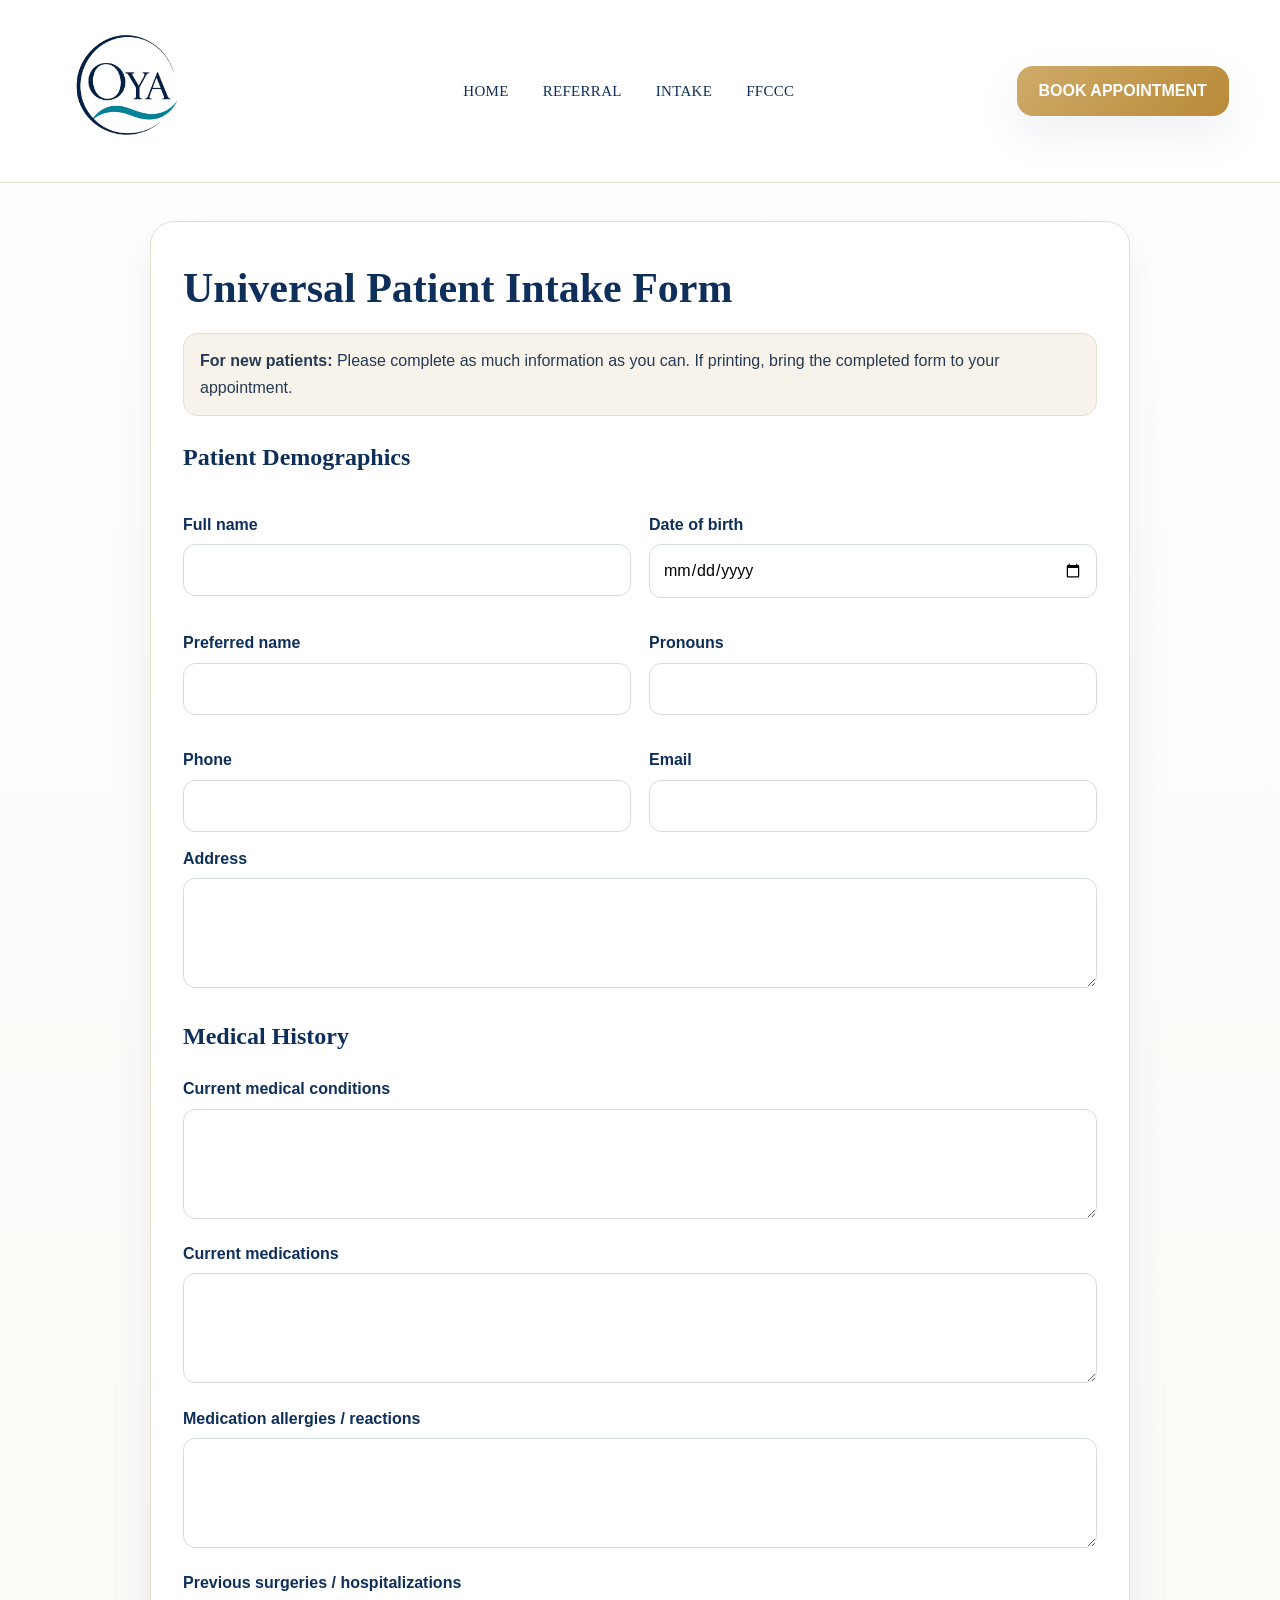
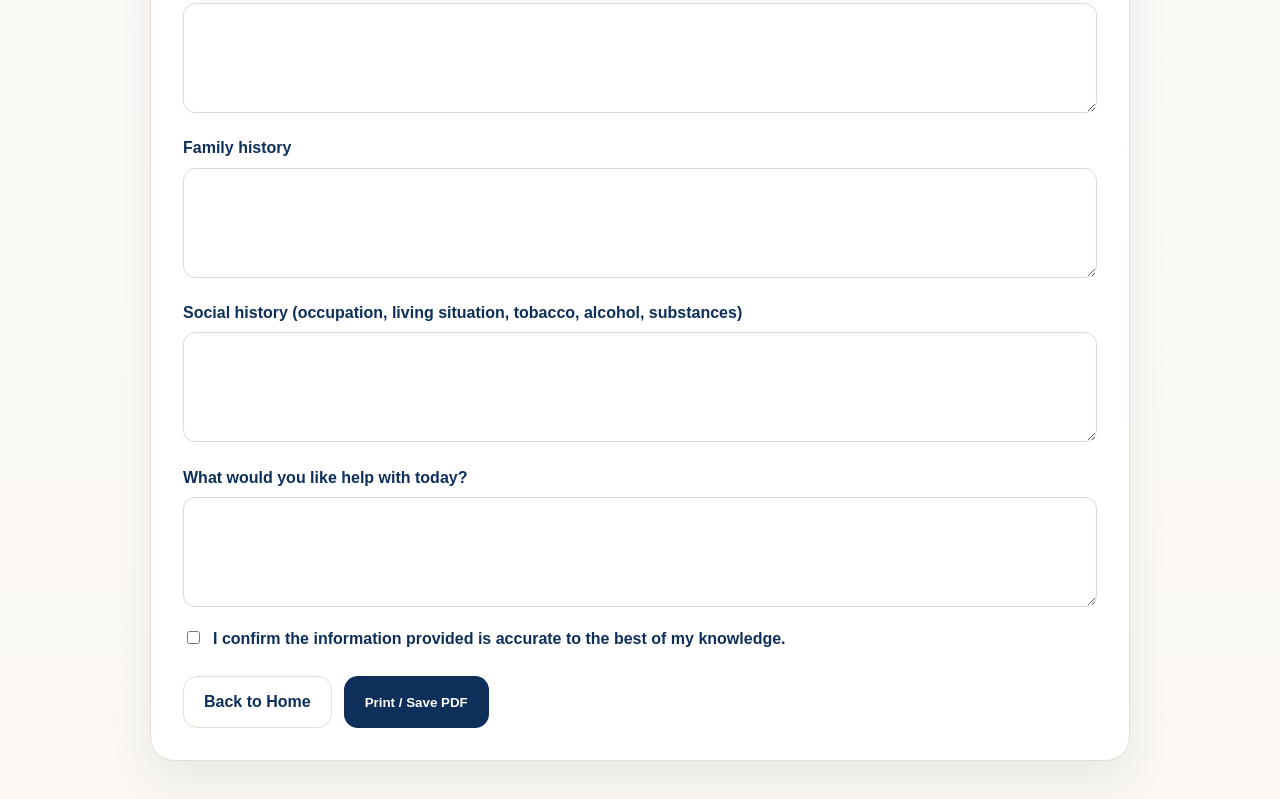
<file: intake.html>
<!DOCTYPE html>
<html lang="en"><head><meta charset="UTF-8"><meta name="viewport" content="width=device-width, initial-scale=1.0"><title>Universal Intake | OYA Clinic</title><link rel="stylesheet" href="styles.css"><link rel="icon" href="favicon.png"></head>
<body><header class="site-header">
  <div class="container header-row">
    <a href="index.html"><img src="oya-logo.png" alt="OYA Clinic logo" class="header-logo"></a>
    <nav class="nav">
      <a href="index.html">HOME</a>
      <a href="referral.html">REFERRAL</a>
      <a href="intake.html">INTAKE</a>
      <a href="ffccc-intake.html">FFCCC</a>
    </nav>
    <a class="header-cta" href="https://cloud.healthquest.ca:45277/onlinebooking" target="_blank" rel="noopener">BOOK APPOINTMENT</a>
  </div>
</header>
<div class="form-shell">
  <h1>Universal Patient Intake Form</h1>
  <div class="form-note"><strong>For new patients:</strong> Please complete as much information as you can. If printing, bring the completed form to your appointment.</div>
  <h2 class="serif" style="color:var(--navy)">Patient Demographics</h2>
  <div class="form-grid">
    <div><label>Full name</label><input></div>
    <div><label>Date of birth</label><input type="date"></div>
    <div><label>Preferred name</label><input></div>
    <div><label>Pronouns</label><input></div>
    <div><label>Phone</label><input></div>
    <div><label>Email</label><input type="email"></div>
  </div>
  <label>Address</label><textarea></textarea>
  <h2 class="serif" style="color:var(--navy)">Medical History</h2>
  <label>Current medical conditions</label><textarea></textarea>
  <label>Current medications</label><textarea></textarea>
  <label>Medication allergies / reactions</label><textarea></textarea>
  <label>Previous surgeries / hospitalizations</label><textarea></textarea>
  <label>Family history</label><textarea></textarea>
  <label>Social history (occupation, living situation, tobacco, alcohol, substances)</label><textarea></textarea>
  <label>What would you like help with today?</label><textarea></textarea>
  <div class="checkbox"><input type="checkbox" id="consent"><label for="consent" style="margin:0">I confirm the information provided is accurate to the best of my knowledge.</label></div>
  <div class="form-actions"><a class="btn btn-outline" href="index.html">Back to Home</a><button class="btn btn-primary" onclick="window.print()">Print / Save PDF</button></div>
</div>
</body></html>
</file>
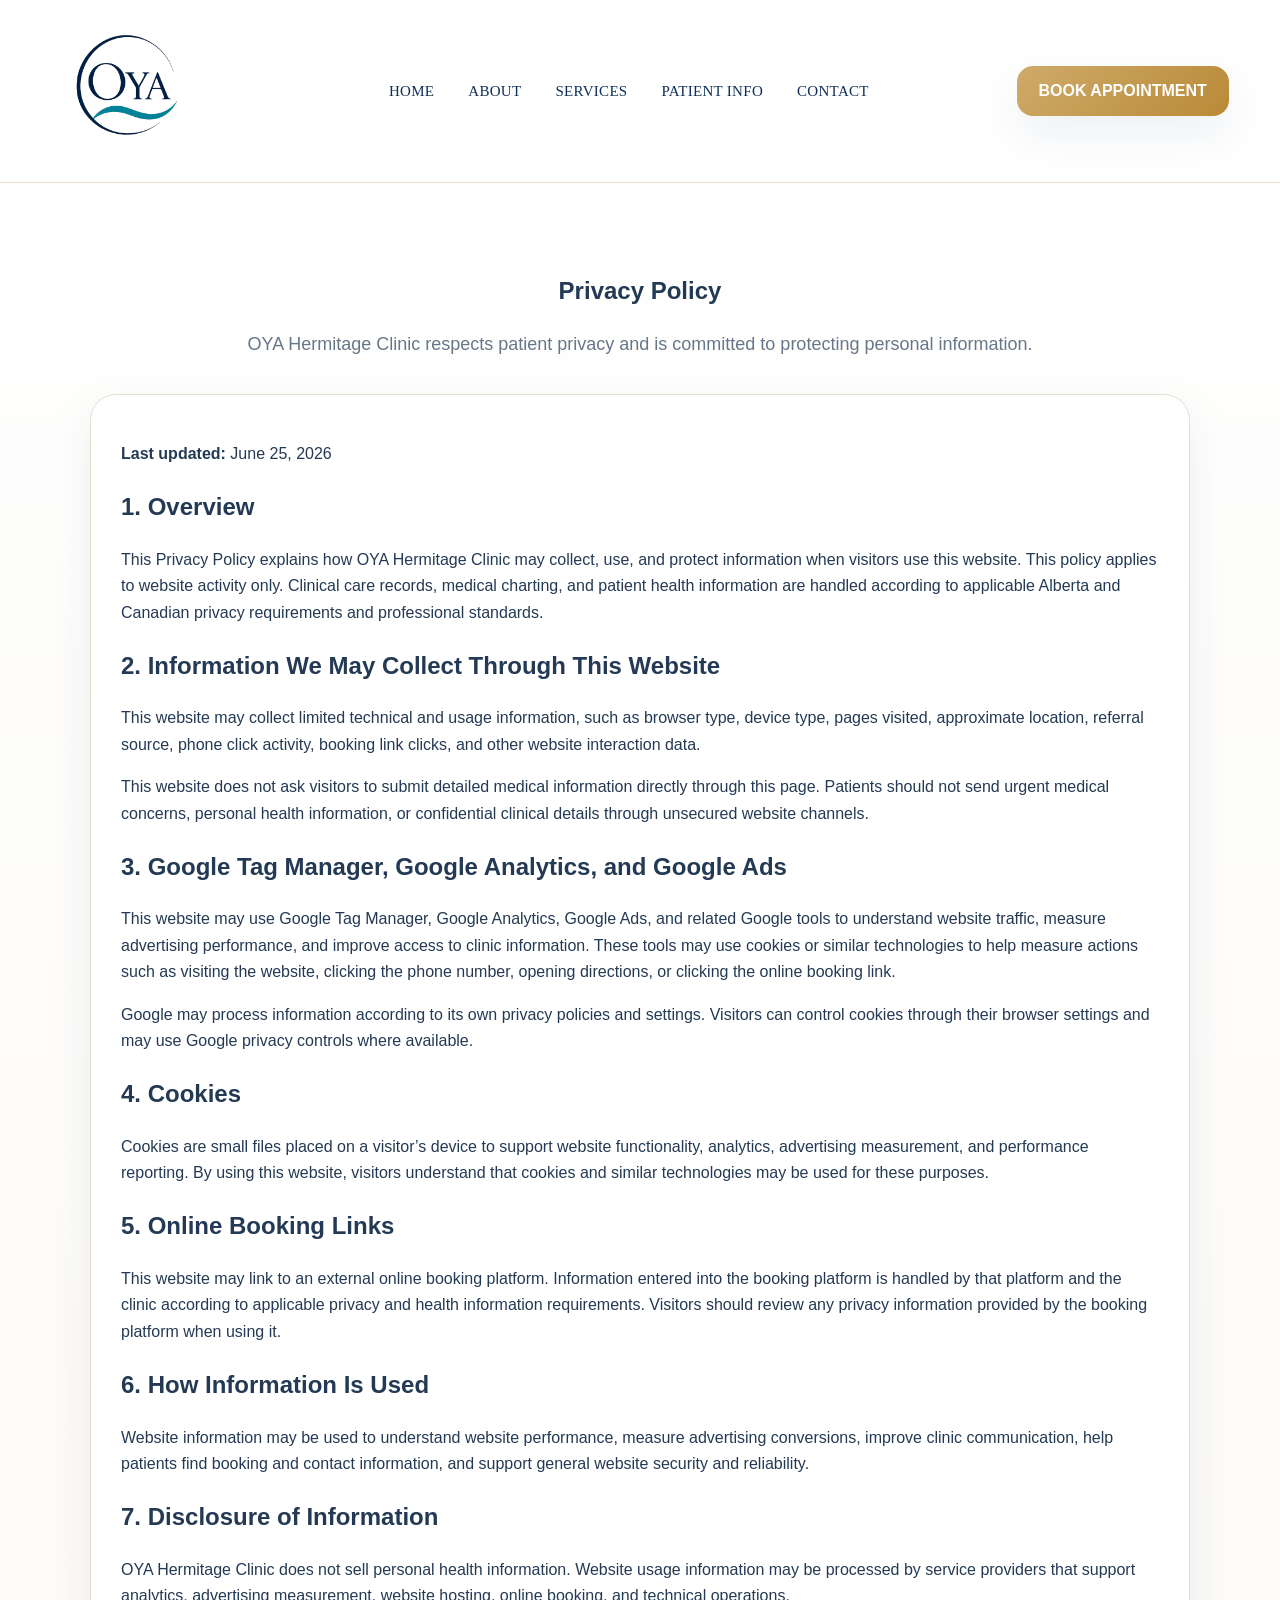
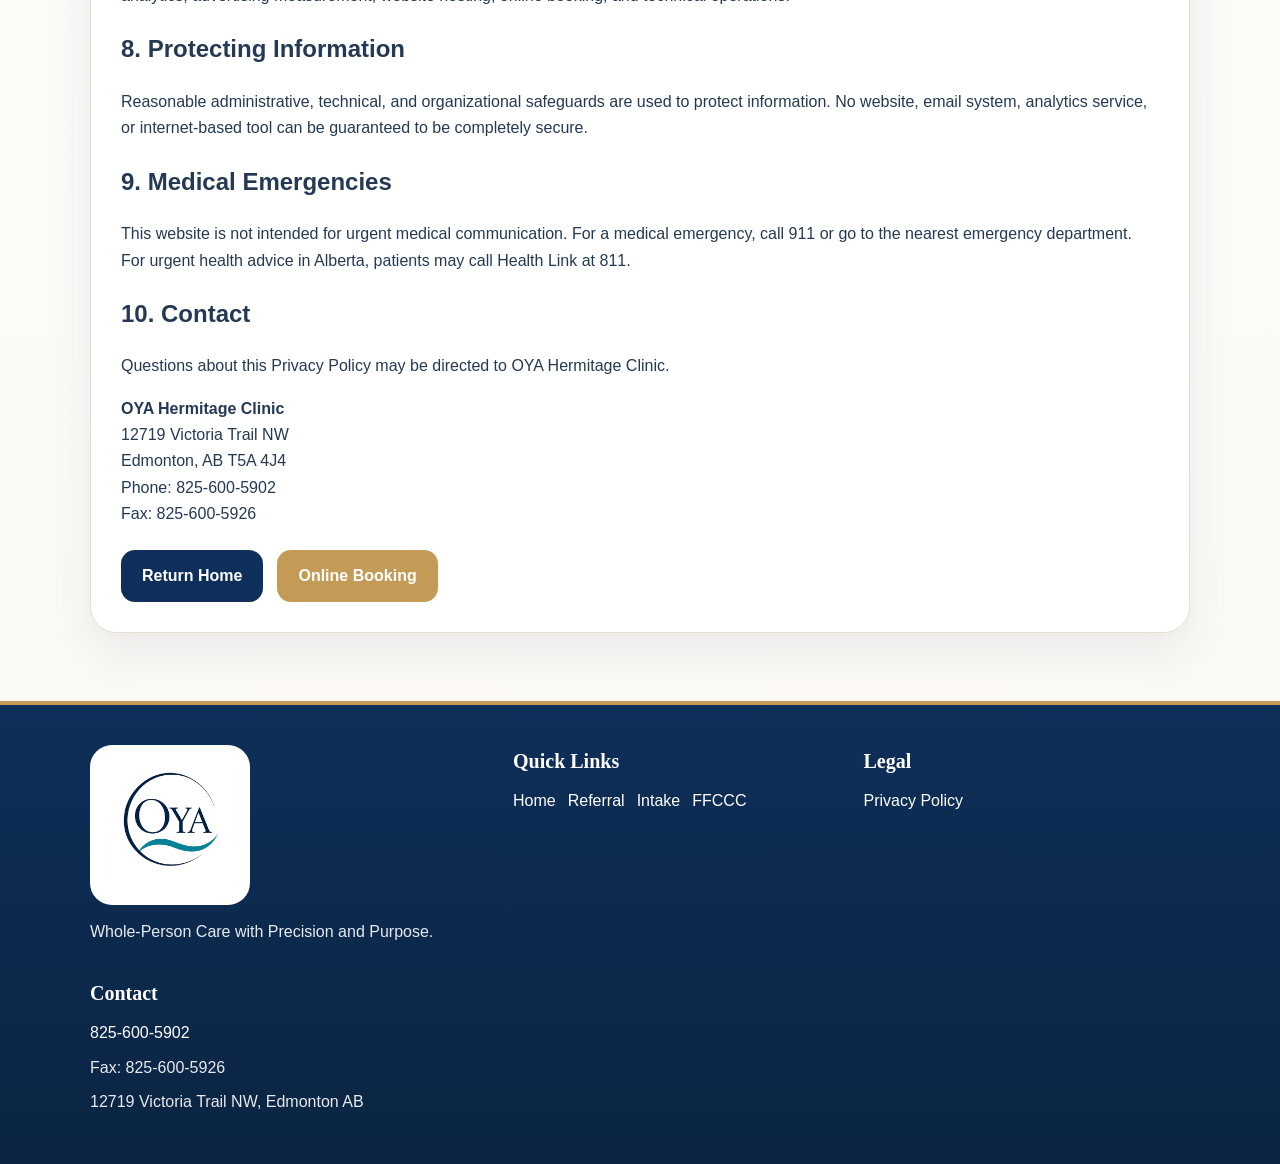
<file: privacy.html>
<!DOCTYPE html>
<html lang="en">
<head>
  <meta charset="UTF-8">
  <meta name="viewport" content="width=device-width, initial-scale=1.0">
  <title>Privacy Policy | OYA Clinic</title>
  <meta name="description" content="Privacy Policy for OYA Hermitage Clinic in Edmonton, Alberta, including information about website analytics, cookies, Google Tag Manager, Google Ads, and online booking links.">
  <link rel="stylesheet" href="styles.css">
  <link rel="icon" href="favicon.png">

  <!-- Google Tag Manager -->
  <script>
  (function(w,d,s,l,i){w[l]=w[l]||[];w[l].push({'gtm.start':
  new Date().getTime(),event:'gtm.js'});var f=d.getElementsByTagName(s)[0],
  j=d.createElement(s),dl=l!='dataLayer'?'&l='+l:'';j.async=true;j.src=
  'https://www.googletagmanager.com/gtm.js?id='+i+dl;
  f.parentNode.insertBefore(j,f);
  })(window,document,'script','dataLayer','GTM-MSTXFSRT');
  </script>
  <!-- End Google Tag Manager -->
</head>

<body>
  <!-- Google Tag Manager (noscript) -->
  <noscript><iframe src="https://www.googletagmanager.com/ns.html?id=GTM-MSTXFSRT"
  height="0" width="0" style="display:none;visibility:hidden"></iframe></noscript>
  <!-- End Google Tag Manager (noscript) -->

  <header class="site-header">
    <div class="container header-row">
      <a href="index.html" aria-label="OYA Clinic home"><img src="oya-logo.png" alt="OYA Clinic logo" class="header-logo"></a>
      <nav class="nav" aria-label="Primary navigation">
        <a href="index.html#top">HOME</a>
        <a href="index.html#about">ABOUT</a>
        <a href="index.html#services">SERVICES</a>
        <a href="index.html#patient-info">PATIENT INFO</a>
        <a href="index.html#contact">CONTACT</a>
      </nav>
      <a class="header-cta" href="https://cloud.healthquest.ca:45277/onlinebooking" target="_blank" rel="noopener">BOOK APPOINTMENT</a>
    </div>
  </header>

  <main id="top">
    <section class="section">
      <div class="small-container">
        <div class="section-title">
          <h1>Privacy Policy</h1>
          <p>OYA Hermitage Clinic respects patient privacy and is committed to protecting personal information.</p>
        </div>

        <article class="panel">
          <p><strong>Last updated:</strong> June 25, 2026</p>

          <h2>1. Overview</h2>
          <p>This Privacy Policy explains how OYA Hermitage Clinic may collect, use, and protect information when visitors use this website. This policy applies to website activity only. Clinical care records, medical charting, and patient health information are handled according to applicable Alberta and Canadian privacy requirements and professional standards.</p>

          <h2>2. Information We May Collect Through This Website</h2>
          <p>This website may collect limited technical and usage information, such as browser type, device type, pages visited, approximate location, referral source, phone click activity, booking link clicks, and other website interaction data.</p>
          <p>This website does not ask visitors to submit detailed medical information directly through this page. Patients should not send urgent medical concerns, personal health information, or confidential clinical details through unsecured website channels.</p>

          <h2>3. Google Tag Manager, Google Analytics, and Google Ads</h2>
          <p>This website may use Google Tag Manager, Google Analytics, Google Ads, and related Google tools to understand website traffic, measure advertising performance, and improve access to clinic information. These tools may use cookies or similar technologies to help measure actions such as visiting the website, clicking the phone number, opening directions, or clicking the online booking link.</p>
          <p>Google may process information according to its own privacy policies and settings. Visitors can control cookies through their browser settings and may use Google privacy controls where available.</p>

          <h2>4. Cookies</h2>
          <p>Cookies are small files placed on a visitor’s device to support website functionality, analytics, advertising measurement, and performance reporting. By using this website, visitors understand that cookies and similar technologies may be used for these purposes.</p>

          <h2>5. Online Booking Links</h2>
          <p>This website may link to an external online booking platform. Information entered into the booking platform is handled by that platform and the clinic according to applicable privacy and health information requirements. Visitors should review any privacy information provided by the booking platform when using it.</p>

          <h2>6. How Information Is Used</h2>
          <p>Website information may be used to understand website performance, measure advertising conversions, improve clinic communication, help patients find booking and contact information, and support general website security and reliability.</p>

          <h2>7. Disclosure of Information</h2>
          <p>OYA Hermitage Clinic does not sell personal health information. Website usage information may be processed by service providers that support analytics, advertising measurement, website hosting, online booking, and technical operations.</p>

          <h2>8. Protecting Information</h2>
          <p>Reasonable administrative, technical, and organizational safeguards are used to protect information. No website, email system, analytics service, or internet-based tool can be guaranteed to be completely secure.</p>

          <h2>9. Medical Emergencies</h2>
          <p>This website is not intended for urgent medical communication. For a medical emergency, call 911 or go to the nearest emergency department. For urgent health advice in Alberta, patients may call Health Link at 811.</p>

          <h2>10. Contact</h2>
          <p>Questions about this Privacy Policy may be directed to OYA Hermitage Clinic.</p>
          <p><strong>OYA Hermitage Clinic</strong><br>
          12719 Victoria Trail NW<br>
          Edmonton, AB T5A 4J4<br>
          Phone: <a href="tel:8256005902">825-600-5902</a><br>
          Fax: 825-600-5926</p>

          <div class="cta-row" style="justify-content:flex-start">
            <a class="btn btn-primary" href="index.html">Return Home</a>
            <a class="btn btn-gold" href="https://cloud.healthquest.ca:45277/onlinebooking" target="_blank" rel="noopener">Online Booking</a>
          </div>
        </article>
      </div>
    </section>
  </main>

  <footer class="footer">
    <div class="small-container footer-grid">
      <div>
        <img src="oya-logo.png" alt="OYA Clinic logo" class="footer-logo">
        <p style="margin-top:14px">Whole-Person Care with Precision and Purpose.</p>
      </div>
      <div>
        <h4>Quick Links</h4>
        <div class="helper-links">
          <a href="index.html">Home</a>
          <a href="referral.html">Referral</a>
          <a href="intake.html">Intake</a>
          <a href="ffccc-intake.html">FFCCC</a>
        </div>
      </div>
      <div>
        <h4>Legal</h4>
        <div class="helper-links">
          <a href="privacy.html">Privacy Policy</a>
        </div>
      </div>
      <div>
        <h4>Contact</h4>
        <p><a href="tel:8256005902">825-600-5902</a></p>
        <p>Fax: 825-600-5926</p>
        <p>12719 Victoria Trail NW, Edmonton AB</p>
      </div>
    </div>
  </footer>
</body>
</html>
</file>
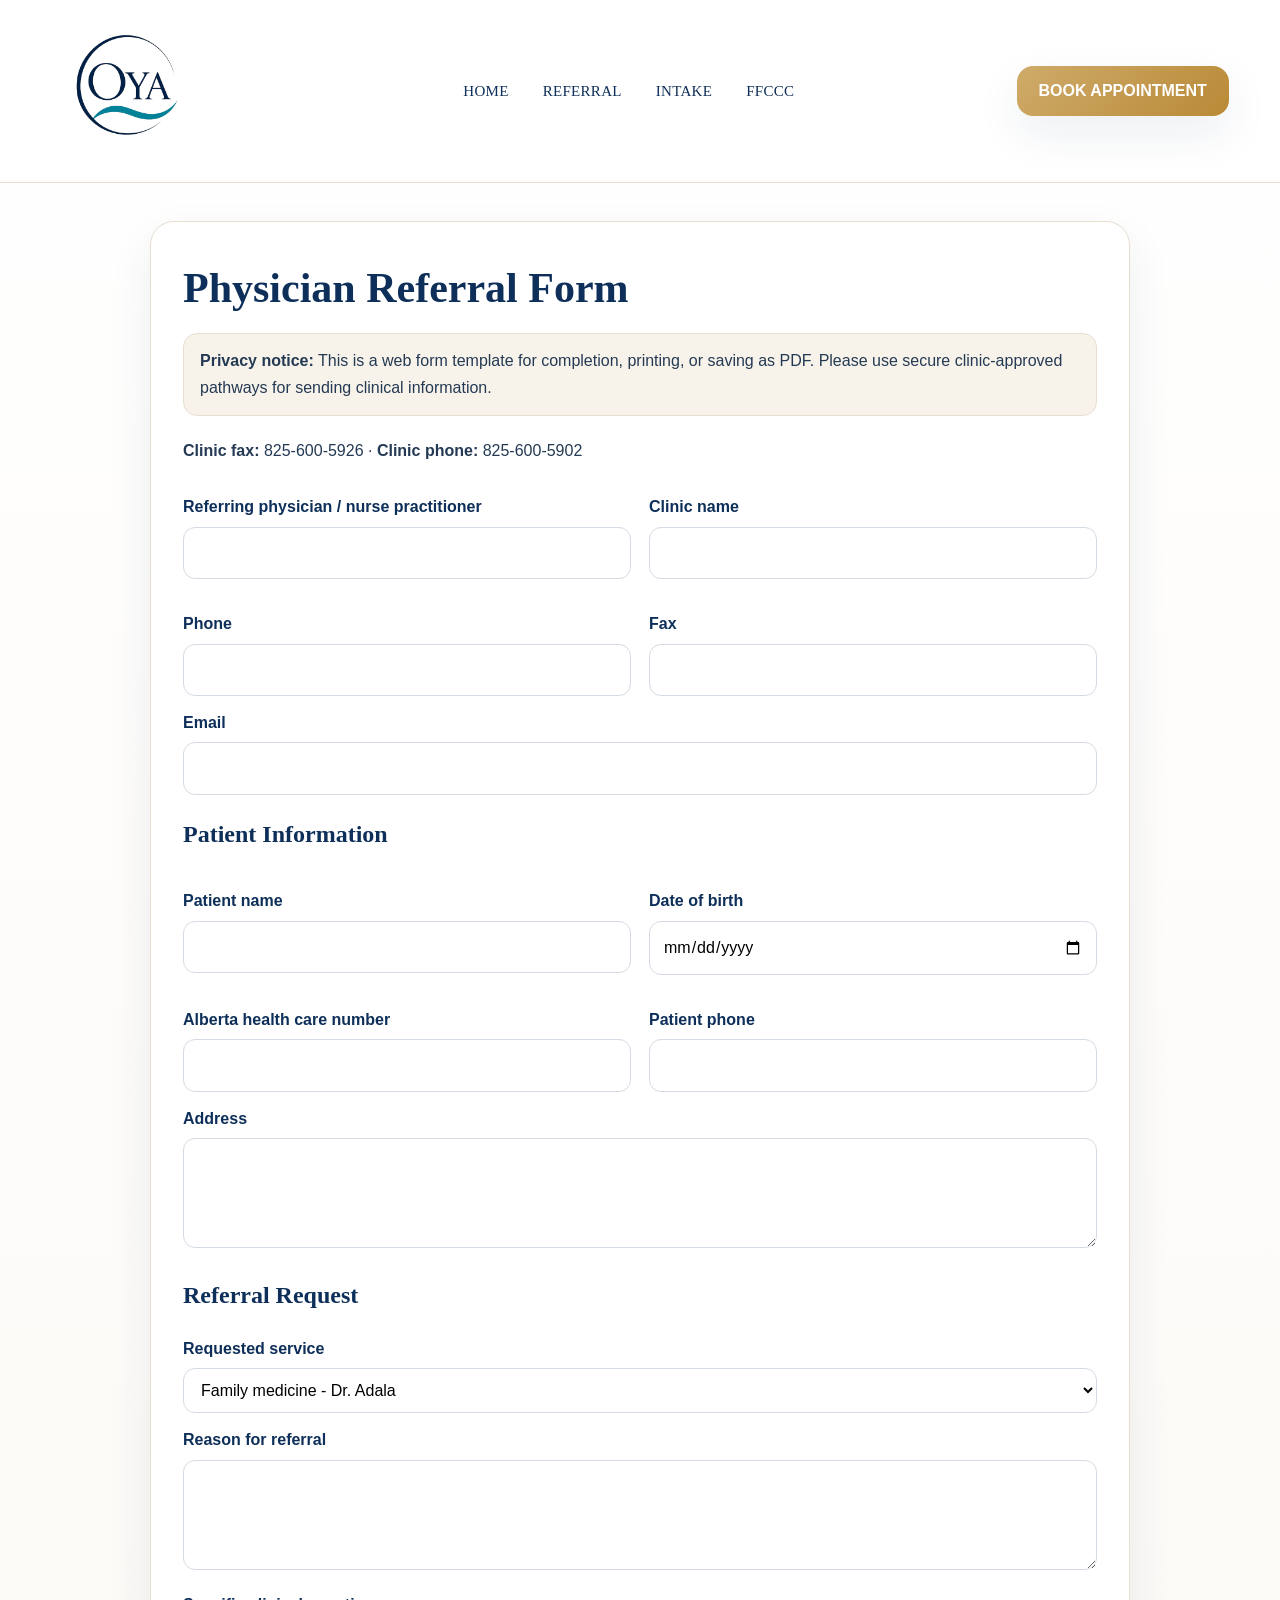
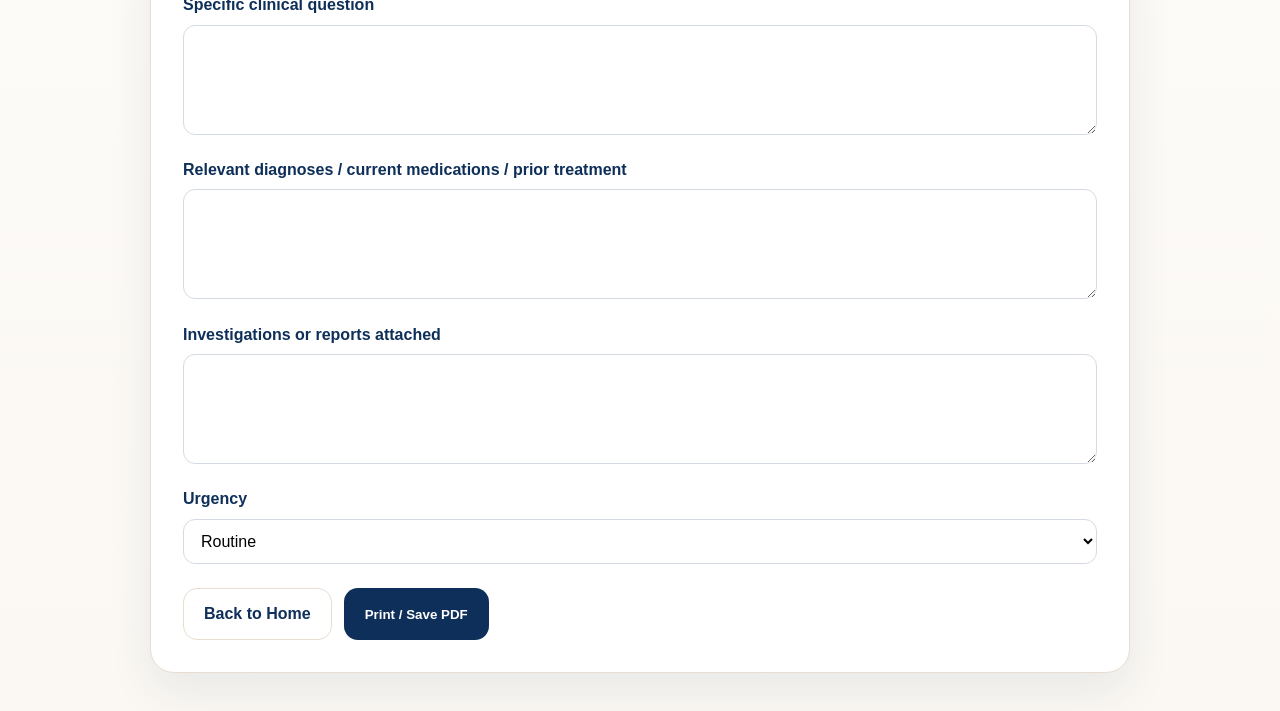
<file: referral.html>
<!DOCTYPE html>
<html lang="en"><head><meta charset="UTF-8"><meta name="viewport" content="width=device-width, initial-scale=1.0"><title>Physician Referral | OYA Clinic</title><link rel="stylesheet" href="styles.css"><link rel="icon" href="favicon.png"></head>
<body><header class="site-header">
  <div class="container header-row">
    <a href="index.html"><img src="oya-logo.png" alt="OYA Clinic logo" class="header-logo"></a>
    <nav class="nav">
      <a href="index.html">HOME</a>
      <a href="referral.html">REFERRAL</a>
      <a href="intake.html">INTAKE</a>
      <a href="ffccc-intake.html">FFCCC</a>
    </nav>
    <a class="header-cta" href="https://cloud.healthquest.ca:45277/onlinebooking" target="_blank" rel="noopener">BOOK APPOINTMENT</a>
  </div>
</header>
<div class="form-shell">
  <h1>Physician Referral Form</h1>
  <div class="form-note"><strong>Privacy notice:</strong> This is a web form template for completion, printing, or saving as PDF. Please use secure clinic-approved pathways for sending clinical information.</div>
  <p><strong>Clinic fax:</strong> 825-600-5926 · <strong>Clinic phone:</strong> <a href="tel:8256005902">825-600-5902</a></p>
  <div class="form-grid">
    <div><label>Referring physician / nurse practitioner</label><input></div>
    <div><label>Clinic name</label><input></div>
    <div><label>Phone</label><input></div>
    <div><label>Fax</label><input></div>
  </div>
  <label>Email</label><input type="email">
  <h2 class="serif" style="color:var(--navy)">Patient Information</h2>
  <div class="form-grid">
    <div><label>Patient name</label><input></div>
    <div><label>Date of birth</label><input type="date"></div>
    <div><label>Alberta health care number</label><input></div>
    <div><label>Patient phone</label><input></div>
  </div>
  <label>Address</label><textarea></textarea>
  <h2 class="serif" style="color:var(--navy)">Referral Request</h2>
  <label>Requested service</label>
  <select><option>Family medicine - Dr. Adala</option><option>Walk-in / episodic care - Dr. Bazza</option><option>FFCCC consultation</option><option>Mental health / addiction</option><option>Chronic pain / function-focused review</option><option>Other</option></select>
  <label>Reason for referral</label><textarea></textarea>
  <label>Specific clinical question</label><textarea></textarea>
  <label>Relevant diagnoses / current medications / prior treatment</label><textarea></textarea>
  <label>Investigations or reports attached</label><textarea></textarea>
  <label>Urgency</label><select><option>Routine</option><option>Semi-urgent</option><option>Urgent - please call clinic</option></select>
  <div class="form-actions"><a class="btn btn-outline" href="index.html">Back to Home</a><button class="btn btn-primary" onclick="window.print()">Print / Save PDF</button></div>
</div>
</body></html>
</file>
<file: styles.css>
:root{
  --navy:#0e2f59;
  --navy2:#123d6d;
  --teal:#1aa7a4;
  --gold:#c39a56;
  --cream:#fbf8f3;
  --white:#ffffff;
  --text:#243a54;
  --muted:#67778a;
  --line:#e8ded0;
  --shadow:0 18px 45px rgba(14,47,89,.08);
}
*{box-sizing:border-box}
html{scroll-behavior:smooth}
body{
  margin:0;
  font-family:-apple-system,BlinkMacSystemFont,"Segoe UI",Roboto,Arial,sans-serif;
  background:linear-gradient(180deg,#fff 0%,var(--cream) 100%);
  color:var(--text);
  line-height:1.65;
}
a{text-decoration:none;color:inherit}
img{max-width:100%;display:block;height:auto}
.container{width:min(1280px,92%);margin:auto}
.small-container{width:min(1100px,92%);margin:auto}
.serif{font-family:Georgia,"Times New Roman",serif}
.section{padding:68px 0}
.section.alt{background:#fff;border-top:1px solid var(--line);border-bottom:1px solid var(--line)}
.section-title{max-width:860px;margin:0 auto 34px;text-align:center}
.section-title h2{
  margin:0 0 12px;
  font-size:44px;
  line-height:1.1;
  color:var(--navy);
  font-family:Georgia,"Times New Roman",serif;
}
.section-title p{margin:0;color:var(--muted);font-size:18px}

/* Header */
.site-header{
  position:sticky;
  top:0;
  z-index:20;
  background:rgba(255,255,255,.94);
  backdrop-filter:blur(10px);
  border-bottom:1px solid var(--line);
}
.header-row{
  display:grid;
  grid-template-columns:190px 1fr auto;
  align-items:center;
  gap:18px;
  padding:16px 0;
}
.header-logo{
  width:150px;
  height:150px;
  object-fit:contain;
}
.nav{
  display:flex;
  justify-content:center;
  gap:34px;
  flex-wrap:wrap;
}
.nav a{
  font-family:Georgia,"Times New Roman",serif;
  font-size:15px;
  letter-spacing:.02em;
  color:var(--navy);
  padding:6px 0;
  position:relative;
}
.nav a.active,.nav a:hover{color:var(--gold)}
.nav a.active::after,.nav a:hover::after{
  content:"";
  position:absolute;
  left:18%;
  right:18%;
  bottom:-8px;
  height:2px;
  background:var(--gold);
  border-radius:999px;
}
.header-cta{
  display:inline-flex;
  align-items:center;
  justify-content:center;
  min-height:48px;
  padding:12px 22px;
  border-radius:16px;
  background:linear-gradient(135deg,#cfab6a,#b98a37);
  color:#fff;
  font-weight:700;
  box-shadow:var(--shadow);
  white-space:nowrap;
}

/* Hero */
.hero{
  padding:50px 0 30px;
  background:
    radial-gradient(circle at left center, rgba(195,154,86,.08), transparent 28%),
    radial-gradient(circle at right 28%, rgba(26,167,164,.05), transparent 18%),
    linear-gradient(180deg,#ffffff 0%, #fbf8f3 100%);
  border-bottom:1px solid var(--line);
}
.hero-title{
  font-family:Georgia,"Times New Roman",serif;
  font-size:clamp(62px,8.2vw,120px);
  line-height:.95;
  color:var(--navy);
  text-align:center;
  letter-spacing:.02em;
  margin:12px 0 20px;
}
.title-divider{
  display:flex;
  align-items:center;
  justify-content:center;
  gap:18px;
  margin:0 auto 14px;
  color:var(--gold);
}
.title-divider::before,.title-divider::after{
  content:"";
  width:min(18vw,210px);
  height:2px;
  background:linear-gradient(90deg,transparent,var(--gold),transparent);
}
.title-divider span{font-size:28px;line-height:1}
.hero-subtitle{
  font-family:Georgia,"Times New Roman",serif;
  font-size:clamp(24px,3vw,34px);
  text-align:center;
  color:var(--navy);
  margin:0 auto 30px;
  max-width:850px;
}
.hours-pill{
  display:flex;
  align-items:center;
  justify-content:center;
  gap:12px;
  margin:0 auto;
  width:fit-content;
  padding:16px 34px;
  border-radius:18px;
  border:1px solid rgba(195,154,86,.75);
  background:#fff;
  box-shadow:0 8px 28px rgba(195,154,86,.08);
}
.hours-pill svg{width:24px;height:24px;stroke:var(--gold);stroke-width:2;fill:none}
.hours-pill span{font-family:Georgia,"Times New Roman",serif;color:#a06f1e;font-size:18px;letter-spacing:.04em}

/* Primary action buttons */
.main-actions{
  padding:26px 0 8px;
}
.action-grid{
  display:grid;
  grid-template-columns:repeat(3,1fr);
  gap:16px;
}
.action-card{
  display:flex;
  align-items:center;
  justify-content:center;
  gap:14px;
  min-height:76px;
  border-radius:18px;
  box-shadow:var(--shadow);
  color:#fff;
  font-weight:800;
  font-size:18px;
}
.action-card svg{width:28px;height:28px;stroke:currentColor;stroke-width:2.3;fill:none}
.action-card.phone{background:linear-gradient(135deg,var(--navy),var(--navy2))}
.action-card.book{background:linear-gradient(135deg,var(--teal),#0f8f8a)}
.action-card.map{background:linear-gradient(135deg,#cfab6a,#b98a37)}

/* Physicians */
.physician-band{padding:32px 0}
.physician-grid{
  display:grid;
  grid-template-columns:repeat(2, minmax(0,1fr));
  gap:22px;
}
.physician-card{
  background:rgba(255,255,255,.84);
  border:1px solid var(--line);
  border-radius:28px;
  box-shadow:var(--shadow);
  padding:34px;
  min-height:390px;
  display:grid;
  grid-template-rows:auto 1fr;
  text-align:center;
}
.logo-panel{
  display:flex;
  align-items:center;
  justify-content:center;
  height:175px;
  margin-bottom:12px;
}
.logo-panel img{
  width:160px;
  height:160px;
  object-fit:contain;
}
.physician-copy h3{
  margin:0 0 2px;
  font-family:Georgia,"Times New Roman",serif;
  color:var(--navy);
  font-size:34px;
  line-height:1.1;
}
.role{
  font-family:Georgia,"Times New Roman",serif;
  color:var(--gold);
  font-size:18px;
  margin-bottom:10px;
}
.leaf-divider{
  display:flex;
  align-items:center;
  gap:10px;
  color:var(--gold);
  margin:4px auto 16px;
  max-width:220px;
}
.leaf-divider::before,.leaf-divider::after{
  content:"";
  height:2px;
  flex:1;
  background:#dcc7a0;
}
.leaf-divider span{font-size:20px;line-height:1}
.scope-line{
  margin:0 auto;
  max-width:460px;
  font-size:16px;
  color:var(--text);
}
.scope-line strong{color:var(--navy)}

/* Info ribbon */
.mini-ribbon{padding:8px 0 40px}
.mini-grid{
  display:grid;
  grid-template-columns:repeat(4,1fr);
  gap:0;
  background:rgba(255,255,255,.72);
  border:1px solid var(--line);
  border-radius:24px;
  box-shadow:var(--shadow);
  overflow:hidden;
}
.mini-item{
  padding:26px 26px 24px;
  display:flex;
  gap:18px;
  align-items:flex-start;
  border-right:1px solid var(--line);
}
.mini-item:last-child{border-right:0}
.mini-icon svg{width:38px;height:38px;stroke:#b78a3c;stroke-width:2;fill:none}
.mini-copy{font-family:Georgia,"Times New Roman",serif;color:var(--navy);font-size:15px;line-height:1.5}

/* Content panels */
.info-grid{display:grid;grid-template-columns:1fr 1fr;gap:24px}
.panel{
  background:#fff;
  border:1px solid var(--line);
  border-radius:26px;
  box-shadow:var(--shadow);
  padding:30px;
}
.panel h3{
  margin:0 0 12px;
  font-size:30px;
  color:var(--navy);
  font-family:Georgia,"Times New Roman",serif;
}
.cta-row{display:flex;justify-content:center;gap:14px;flex-wrap:wrap;margin-top:22px}
.btn{
  display:inline-flex;
  align-items:center;
  justify-content:center;
  min-height:48px;
  padding:12px 20px;
  border-radius:14px;
  font-weight:700;
  border:1px solid transparent;
  transition:.2s ease;
  cursor:pointer;
}
.btn-primary{background:var(--navy);color:#fff}
.btn-gold{background:var(--gold);color:#fff}
.btn-outline{background:#fff;color:var(--navy);border-color:var(--line)}
.btn-teal{background:var(--teal);color:#fff}

.service-list{display:grid;grid-template-columns:1fr 1fr;gap:16px 22px;margin-top:18px}
.service-box{
  padding:18px;
  border:1px solid var(--line);
  border-radius:18px;
  background:#fcfaf7;
}
.service-box strong{
  display:block;
  color:var(--navy);
  font-family:Georgia,"Times New Roman",serif;
  font-size:18px;
  margin-bottom:6px;
}
.info-links{display:grid;grid-template-columns:repeat(3,1fr);gap:16px;margin-top:18px}
.info-link{border:1px solid var(--line);border-radius:18px;padding:18px;background:#fcfaf7;text-align:center}
.info-link strong{display:block;margin-bottom:6px;color:var(--navy)}
.contact-box p{margin:0 0 12px}
.map-frame{border:1px solid var(--line);border-radius:20px;overflow:hidden;min-height:290px;box-shadow:var(--shadow)}
.map-frame iframe{width:100%;height:100%;min-height:290px;border:0}

/* Forms */
.form-shell{
  max-width:980px;
  margin:38px auto;
  background:#fff;
  border:1px solid var(--line);
  border-radius:24px;
  box-shadow:var(--shadow);
  padding:32px;
}
.form-shell h1{font-family:Georgia,"Times New Roman",serif;color:var(--navy);margin:0 0 10px;font-size:42px}
.form-note{background:#f8f3ea;border:1px solid var(--line);border-radius:14px;padding:14px 16px;margin-bottom:22px}
.form-grid{display:grid;grid-template-columns:1fr 1fr;gap:18px}
label{display:block;font-weight:700;margin:14px 0 6px;color:var(--navy)}
input,textarea,select{width:100%;padding:12px 13px;border:1px solid #d5dbe3;border-radius:12px;font:inherit;background:#fff}
textarea{min-height:110px;resize:vertical}
.checkbox{display:flex;gap:10px;align-items:flex-start;margin-top:10px}
.checkbox input{width:auto;margin-top:5px}
.form-actions{margin-top:24px;display:flex;gap:12px;flex-wrap:wrap}

/* Footer */
.footer{
  background:linear-gradient(180deg,var(--navy),#0b2442);
  color:#fff;
  border-top:4px solid var(--gold);
  padding:40px 0;
}
.footer-grid{display:grid;grid-template-columns:1.1fr .9fr .9fr;gap:24px;align-items:start}
.footer-logo{width:160px;background:#fff;border-radius:22px;padding:10px}
.footer h4{margin:0 0 10px;font-size:20px;font-family:Georgia,"Times New Roman",serif}
.footer a{color:#fff}
.footer p{margin:0 0 8px;color:rgba(255,255,255,.9)}
.helper-links{display:flex;gap:12px;flex-wrap:wrap}

@media (max-width:1100px){
  .header-row{grid-template-columns:1fr;justify-items:center}
  .nav{gap:22px}
  .action-grid,.physician-grid,.info-grid,.service-list,.info-links,.footer-grid{grid-template-columns:1fr}
  .mini-grid{grid-template-columns:repeat(2,1fr)}
  .mini-item:nth-child(2){border-right:0}
  .mini-item:nth-child(-n+2){border-bottom:1px solid var(--line)}
}
@media (max-width:760px){
  .header-logo{width:130px;height:130px}
  .hero-title{font-size:56px}
  .hours-pill{padding:14px 18px}
  .hours-pill span{font-size:16px}
  .mini-grid{grid-template-columns:1fr}
  .mini-item{border-right:0;border-bottom:1px solid var(--line)}
  .mini-item:last-child{border-bottom:0}
  .form-grid{grid-template-columns:1fr}
}
</file>
